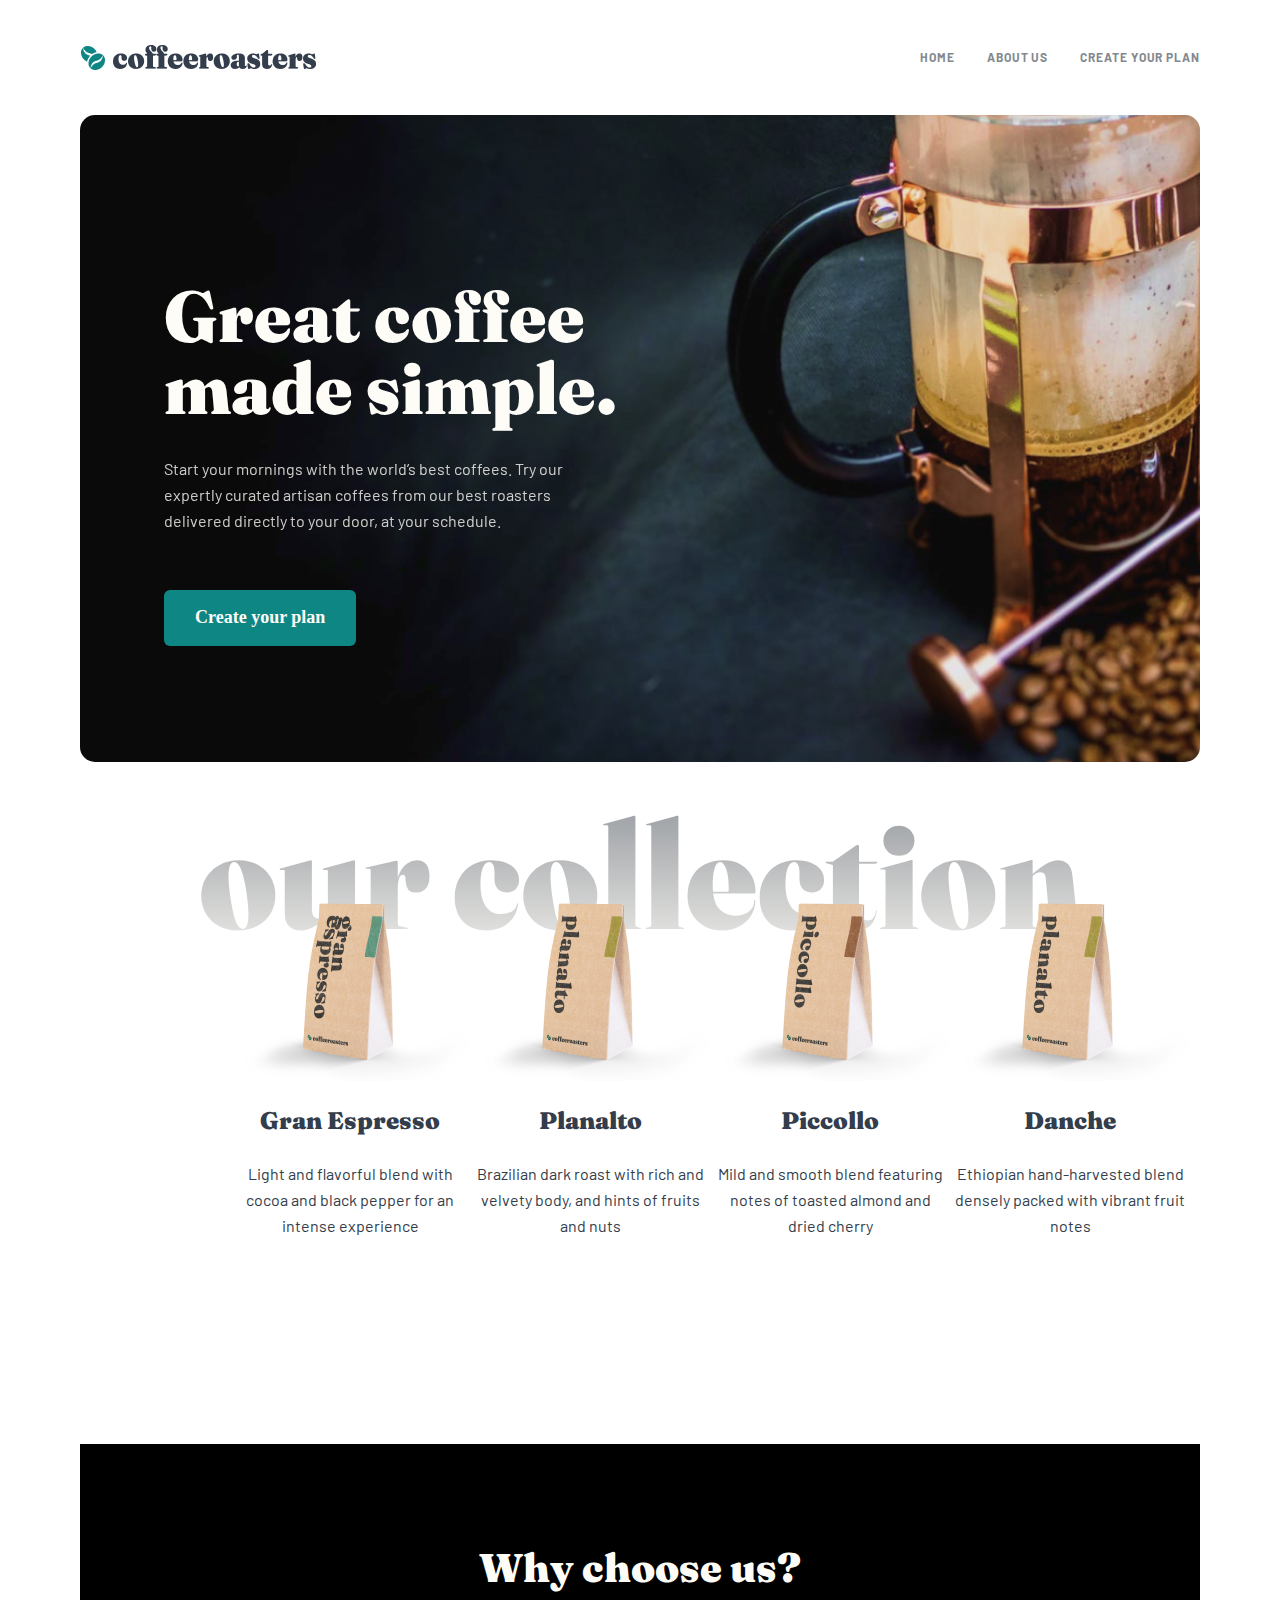
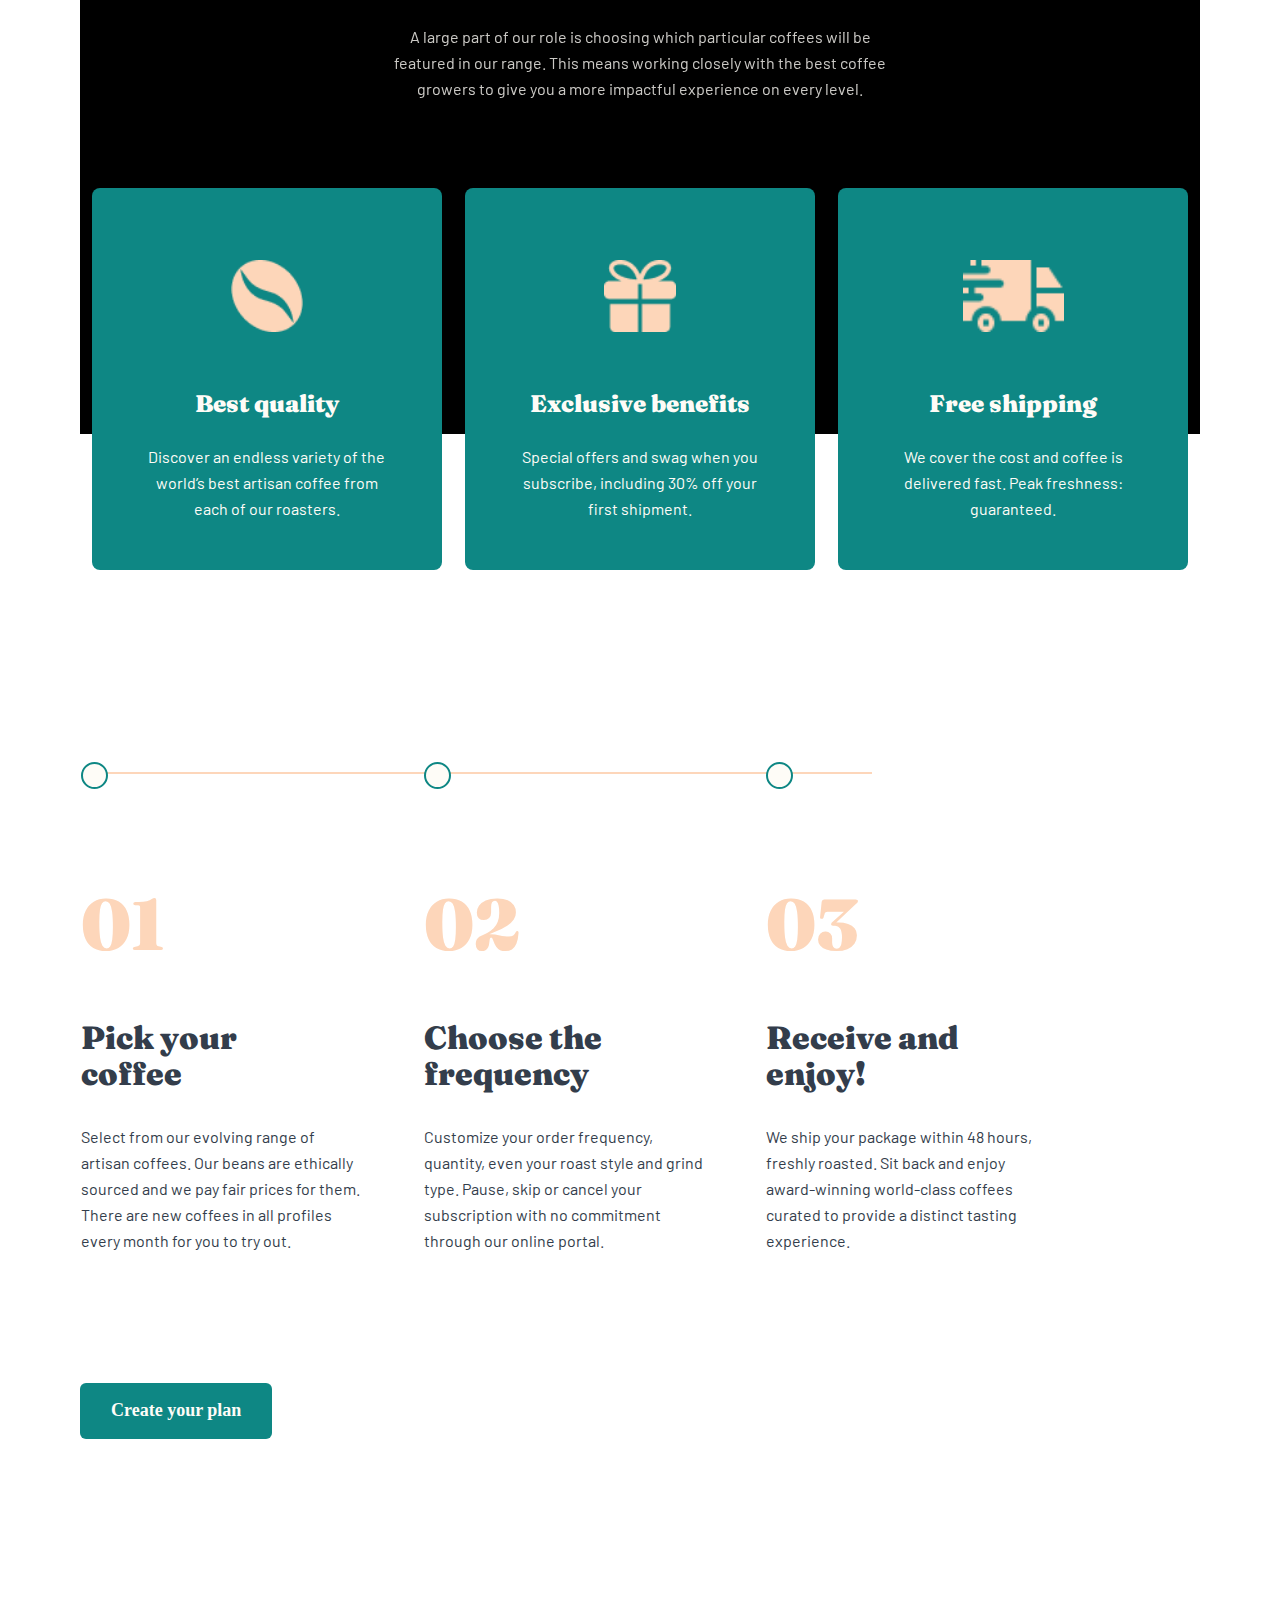
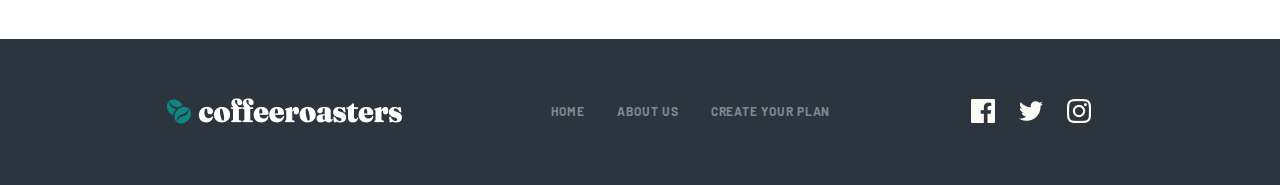
<file: index.html>
<!DOCTYPE html>
<html lang="en">
<head>
    <meta charset="UTF-8">
    <meta http-equiv="X-UA-Compatible" content="IE=edge">
    <meta name="viewport" content="width=device-width, initial-scale=1.0">
    <title>HOME</title>
    <link rel="stylesheet" href="./css/main.css">
</head>
<body>
    <header class="header">
        <div class="container">
            <div class="header__inner">
                <a class="header__inner__logo" href="#"><img src="./images/logo.png" alt="LOGO"></a>
                <ul class="header__inner__list">
                    <li class="header__inner__list__item"><a class="header__inner__list__item__link" href="./index.html">HOME</a></li>
                    <li class="header__inner__list__item"><a class="header__inner__list__item__link" href="./abuot.html">ABOUT US</a></li>
                    <li class="header__inner__list__item"><a class="header__inner__list__item__link" href="./Create.html">Create your plan</a></li>
                </ul>
                <div class="header__inner__menu">
                    <img src="./images/header__mobile.png" alt="rasm">
                </div>
                </div>
            </div>
        </div>
    </header>
    <main>
        <section class="hero">
            <div class="container">
                <div class="hero__inner">
                    <div class="hero__inner__in">
                        <h1 class="hero__inner__h1">Great coffee made simple.</h1>
                        <p class="hero__inner__p">
                        Start your mornings with the world’s best coffees. Try our expertly curated artisan coffees from our best roasters delivered directly to your door, at your schedule.
                        </p>
                        <button class="hero__inner__btn btn" type="submit">Create your plan</button>
                    </div>
                </div>
            </div>
        </section>
        <section class="our">
            <div class="container">
                <div class="our__inner">
                    <h2 class="our__inner__h2">our collection</h2>
                    <ul class="our__inner__list">
                         <li class="our__inner__list__item"><a href="#"></a>
                            <img src="./images/bir.png" alt="rasm" class="our__inner__img">
                            <div class="our__inner__list__div">
                                <h3 class="our__inner__h3">Gran Espresso</h3>
                                <p class="our__inner__p">Light and flavorful blend with cocoa and black pepper for an intense experience</p>
                            </div>
                        </li>
                         <li class="our__inner__list__item"><a href="#"></a>
                            <img src="./images/ikki.png" alt="rasm" class="our__inner__img">
                           <div class="our__inner__list__div">
                                <h3 class="our__inner__h3">Planalto</h3>
                                <p class="our__inner__p">Brazilian dark roast with rich and velvety body, and hints of fruits and nuts</p>
                           </div>
                        </li>
                         <li class="our__inner__list__item"><a href="#"></a>
                            <img src="./images/uch.png" alt="rasm" class="our__inner__img">
                           <div class="our__inner__list__div">
                                <h3 class="our__inner__h3">Piccollo</h3>
                                <p class="our__inner__p">Mild and smooth blend featuring notes of toasted almond and dried cherry</p>
                           </div>
                        </li>
                         <li class="our__inner__list__item"><a href="#"></a>
                            <img src="./images/ikki.png" alt="rasm" class="our__inner__img">
                            <div class="our__inner__list__div">
                                <h3 class="our__inner__h3">Danche</h3>
                                <p class="our__inner__p">Ethiopian hand-harvested blend densely packed with vibrant fruit notes</p>
                            </div>
                        </li>
                    </ul>
                </div>
            </div>
        </section>
        <section class="choose">
            <div class="container">
                <div class="choose__inner">
                    <h2 class="choose__inner__h2">Why choose us?</h2>
                    <p class="choose__inner__p">
                        A large part of our role is choosing which particular coffees will be featured 
                        in our range. This means working closely with the best coffee growers to give 
                        you a more impactful experience on every level.
                    </p>
                    <ul class="choose__inner__list">
                        <li class="choose__inner__list__item">
                            <img src="./images/besh__tablet.png" alt="" class="choose__inner__list__img">
                            <div>
                                <h3 class="choose__inner__list__h3">Best quality</h3>
                                <p class="choose__inner__list__p">Discover an endless variety of the world’s best artisan coffee from each of our roasters.
                                </p>
                            </div>
                        </li>
                        <li class="choose__inner__list__item">
                            <img src="./images/olti__tablet.png" alt="" class="choose__inner__list__img">
                            <div>
                                <h3 class="choose__inner__list__h3">Exclusive benefits</h3>
                                <p class="choose__inner__list__p">
                                Special offers and swag when you subscribe, including 30% off your first shipment.
                                </p> 
                            </div> 
                        </li>
                        <li class="choose__inner__list__item">
                            <img src="./images/yetti__tablet.png" alt="" class="choose__inner__list__img image">
                            <div>
                                <h3 class="choose__inner__list__h3">Free shipping</h3>
                                <p class="choose__inner__list__p">
                                We cover the cost and coffee is delivered fast. Peak freshness: guaranteed.
                                </p>
                            </div>
                        </li>
                    </ul>
                </div>
            </div>
        </section>
        <section class="coffee">
            <div class="container">
                <div class="coffee__inner">
                    <ul class="coffee__inner__list">
                        <li class="coffee__inner__list__item">
                            <h2 class="coffee__inner__list__h2">01</h2>
                            <h3 class="coffee__inner__list__h3">Pick your coffee</h3>
                            <p class="coffee__inner__list__p">Select from our evolving range of artisan coffees. Our beans are ethically sourced and we pay fair prices for them. There are new coffees in all profiles every month for you to try out.
                            </p>
                        </li>
                        <li class="coffee__inner__list__item">
                            <h2 class="coffee__inner__list__h2">02</h2>
                            <h3 class="coffee__inner__list__h3">Choose the frequency</h3>
                            <p class="coffee__inner__list__p">
                                Customize your order frequency, quantity, even your roast style and grind type. Pause, skip or cancel your subscription with no commitment through our online portal.
                            </p>
                        </li>
                        <li class="coffee__inner__list__item">
                            <h2 class="coffee__inner__list__h2">03</h2>
                            <h3 class="coffee__inner__list__h3">Receive and enjoy!</h3>
                            <p class="coffee__inner__list__p">
                                We ship your package within 48 hours, freshly roasted. Sit back and enjoy award-winning world-class coffees curated to provide a distinct tasting experience.
                            </p>
                        </li>
                    </ul>
                </div>
                <button class="coffe__inner__btn btn" type="submit">Create your plan</button>
            </div>
        </section>
    </main>
    <footer class="footer">
        <div class="container">
            <div class="footer__inner">
                <a class="footer__inner__link href="#"><img class="footer__inner__logo" src="./images/footer__logo.png" alt="rasm"></a>
                <ul class="footer__inner__list">
                    <li class="footer__inner__list__item">
                        <a class="footer__inner__list__item__link" href="./index.html">HOME</a>
                    </li>
                    <li class="footer__inner__list__item">
                        <a class="footer__inner__list__item__link" href="./abuot.html">ABOUT US</a>
                    </li>
                    <li class="footer__inner__list__item">
                        <a class="footer__inner__list__item__link" href="./Create.html">Create your plan</a>
                    </li>
                </ul>
                <div class="footer__inner__div">
                    <a class="footer__inner__div__link" href="#"><img src="./images/fecbook.png" alt="fecbook" class="footer__inner__div__img"></a>
                    <a class="footer__inner__div__link" href="#"><img src="./images/twitter.png" alt="twitter" class="footer__inner__div__img"></a>
                    <a class="footer__inner__div__link" href="#"><img src="./images/instagram.png" alt="instagram" class="footer__inner__div__img"></a>
                </div>
                
            </div>
        </div>
    </footer>
</body>
</html>
</file>
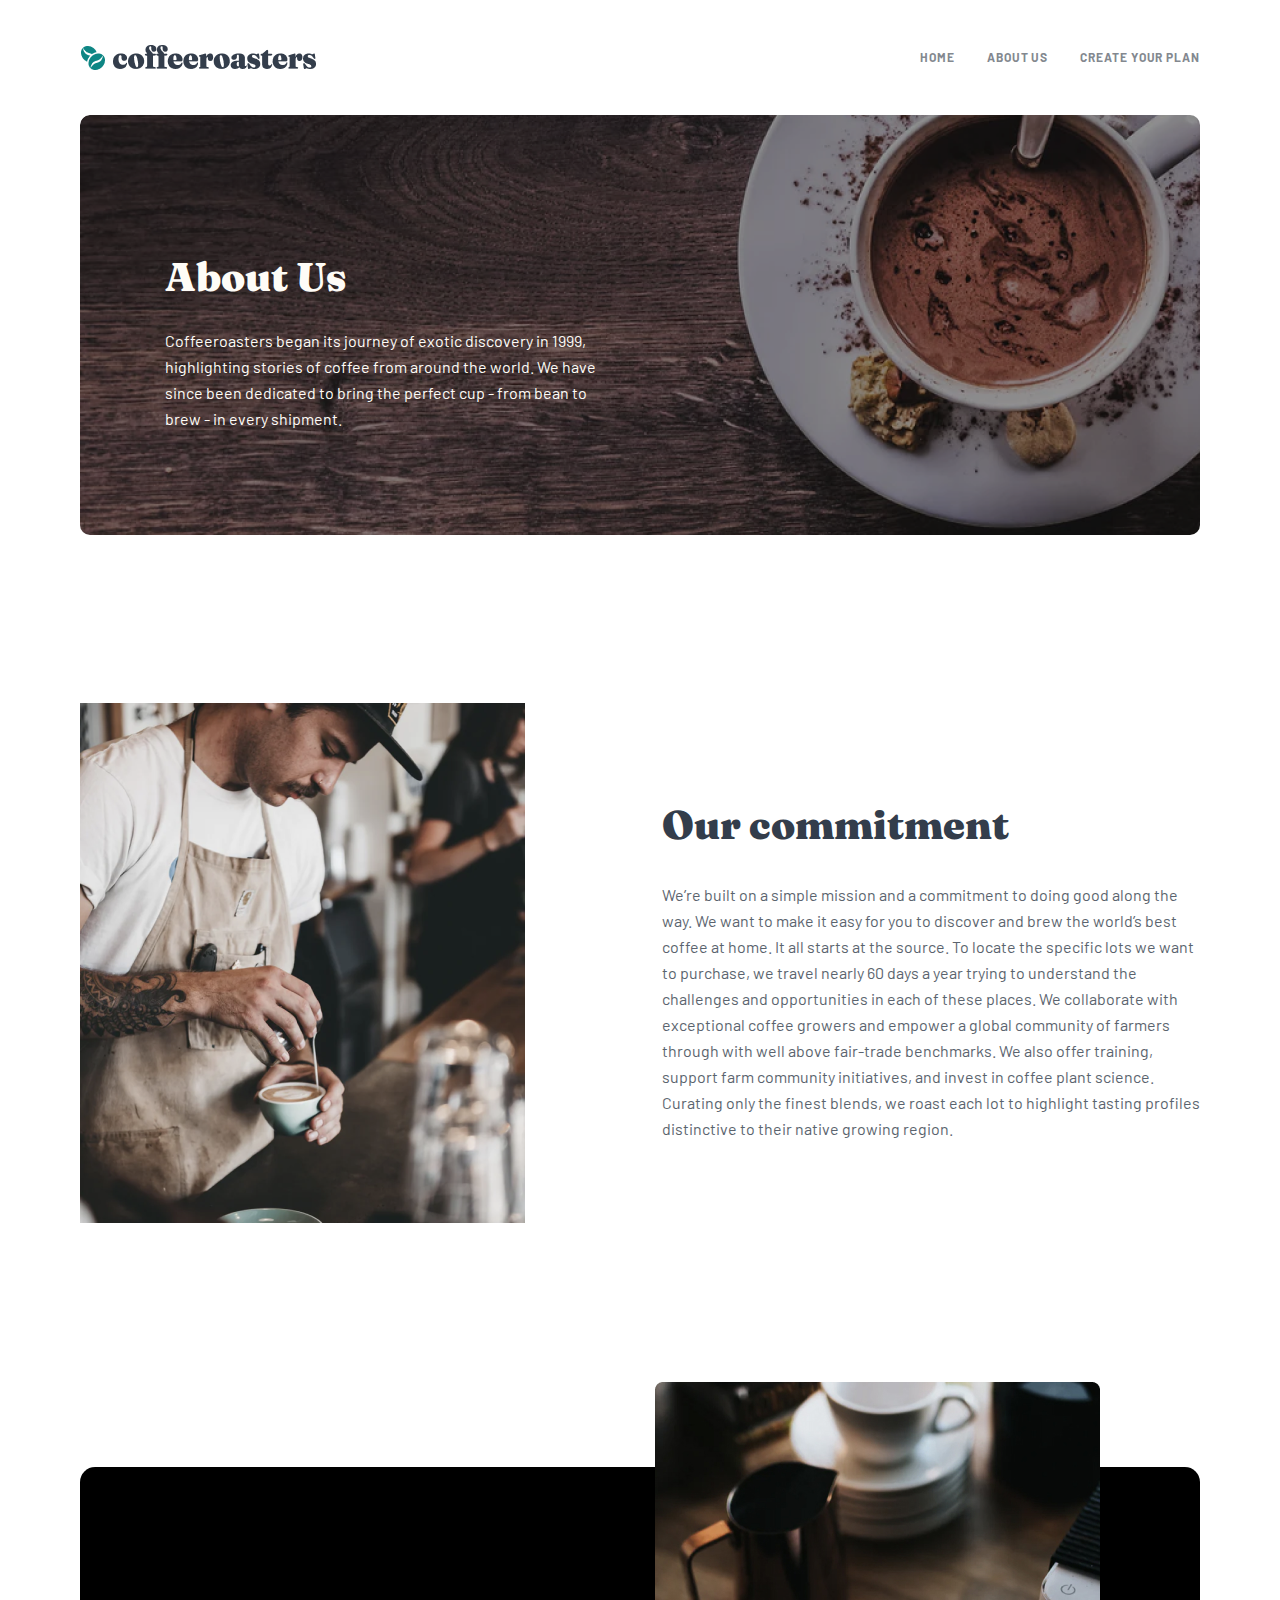
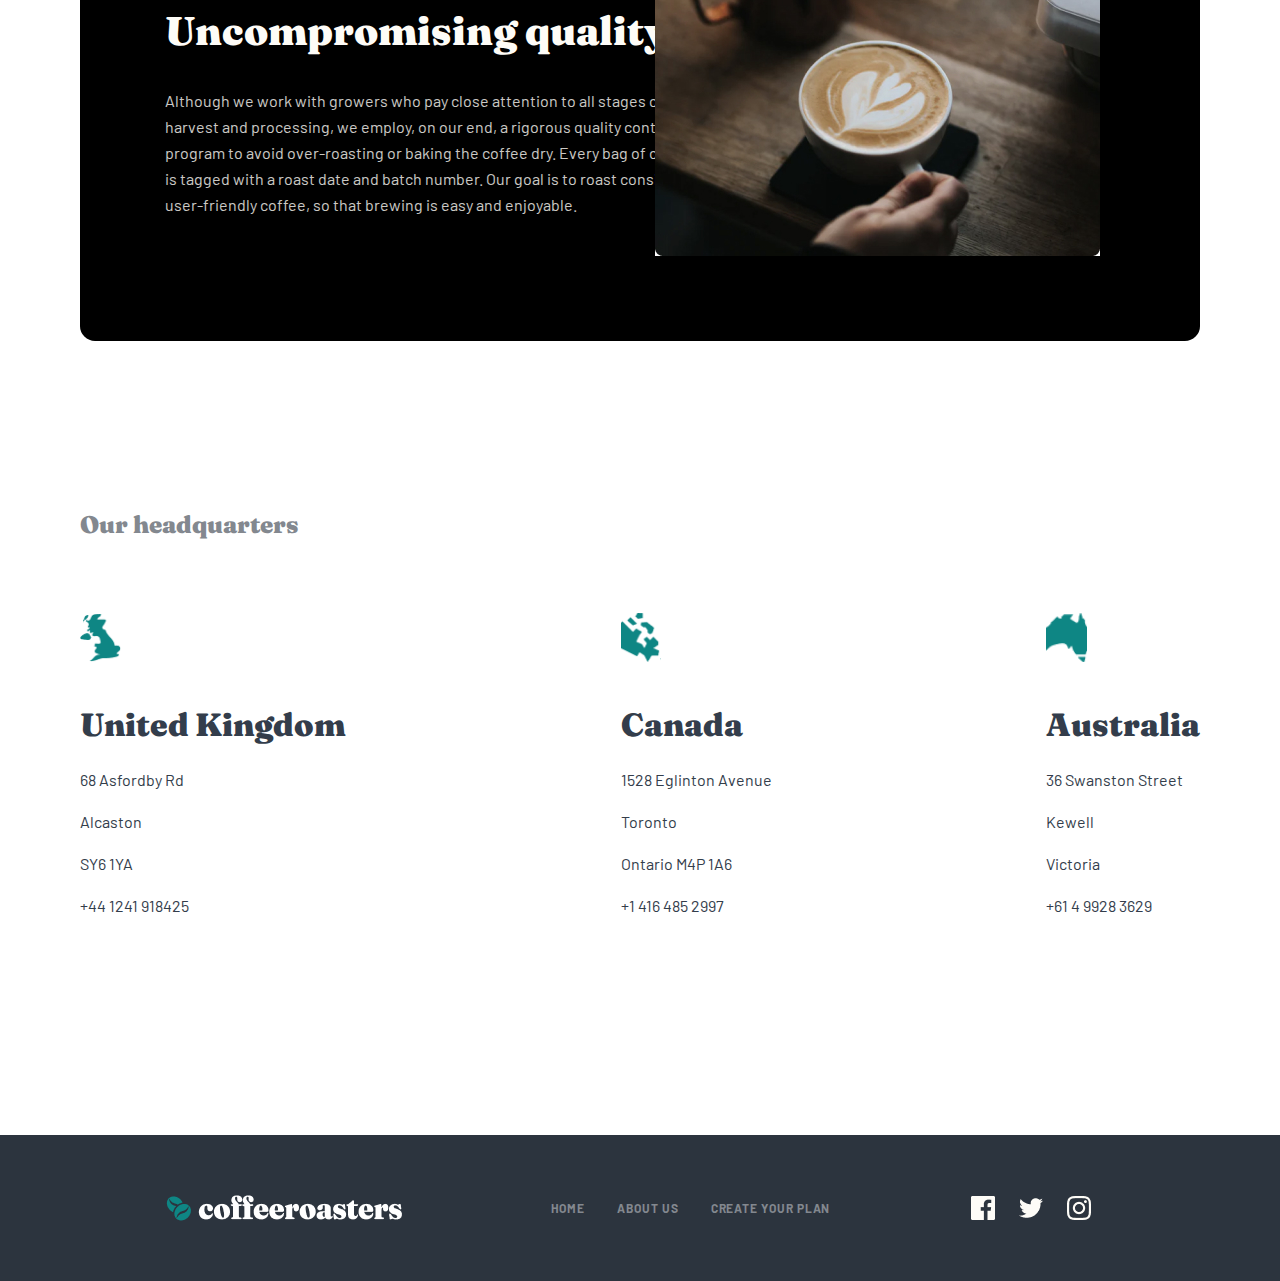
<file: abuot.html>
<!DOCTYPE html>
<html lang="en">
<head>
    <meta charset="UTF-8">
    <meta http-equiv="X-UA-Compatible" content="IE=edge">
    <meta name="viewport" content="width=device-width, initial-scale=1.0">
    <title>ABUOT US</title>
    <link rel="stylesheet" href="./css/main.css">
</head>
<body>
    <header class="header">
        <div class="container">
            <div class="header__inner">
                <a class="header__inner__logo" href="#"><img src="./images/logo.png" alt="LOGO"></a>
                <ul class="header__inner__list">
                    <li class="header__inner__list__item"><a class="header__inner__list__item__link" href="./index.html">HOME</a></li>
                    <li class="header__inner__list__item"><a class="header__inner__list__item__link" href="./abuot.html">ABOUT US</a></li>
                    <li class="header__inner__list__item"><a class="header__inner__list__item__link" href="./Create.html">Create your plan</a></li>
                </ul>
                <div class="header__inner__menu">
                    <img src="./images/header__mobile.png" alt="rasm">
                </div>
                </div>
            </div>
        </div>
    </header>
    <main>
        <section class="abuot">
            <div class="container">
                <div class="abuot__inner">
                    <div class="abuot__inner__in">
                        <h1 class="abuot__inner__h1">About Us</h1>
                        <p class="abuot__inner__p">Coffeeroasters began its journey of exotic discovery in 1999, highlighting stories of coffee from around the world. We have since been dedicated to bring the perfect cup - from bean to brew - in every shipment.
                        </p>
                    </div>
                </div>
            </div>
        </section>
        <section class="commitment">
            <div class="container">
                <div class="commitment__inner">
                    <img class="commitment__inner__jpg" src="./images/our__tablet.png" alt="commitment">
                    <img class="commitment__inner__img" src="./images/commitment.png" alt="commitment">
                    <div class="commitment__inner__div">
                        <h2 class="commitment__inner__h2">Our commitment</h2>
                    <p class="commitment__inner__p">
                        We’re built on a simple mission and a commitment to doing good along the way. We want to make it easy for you to discover and brew the world’s best coffee at home. It all starts at the source. To locate the specific lots we want to purchase, we travel nearly 60 days a year trying to understand the challenges and opportunities in each of these places. We collaborate with exceptional coffee growers and empower a global community of farmers through with well above fair-trade benchmarks. We also offer training, support farm community initiatives, and invest in coffee plant science. Curating only the finest blends, we roast each lot to highlight tasting profiles distinctive to their native growing region.
                    </p>
                    </div>
                </div>
            </div>
        </section>
        <section class="quality">
            <div class="container">
                <div class="quality__inner">
                   <div class="quality__inner__div">
                    <img class="quality__inner__png" src="./images/quality__mobile.png" alt="quality">
                    <h2 class="quality__inner__h2">Uncompromising quality</h2>
                    <p class="quality__inner__p">
                        Although we work with growers who pay close attention to all stages of harvest and processing, we employ, on our end, a rigorous quality control program to avoid over-roasting or baking the coffee dry. Every bag of coffee is tagged with a roast date and batch number. Our goal is to roast consistent, user-friendly coffee, so that brewing is easy and enjoyable.
                    </p>
                   </div>
                   <img class="quality__inner__img" src="./images/quality.jpg" alt="quality">
                   <img class="quality__inner__jpg" src="./images/quality__tablet.png" alt="quality">
                   
                </div>
            </div>
        </section>
        <section class="headquarters">
            <div class="container">
                <div class="headquarters__inner">
                    <h2 class="headquarters__inner__h2">Our headquarters</h2>
                    <ul class="headquarters__inner__list">
                        <li class="headquarters__inner__list__item">
                            <img class="headquarters__inner__list__img" src="./images/headquarters1.png" alt="rasm">
                            <h3 class="headquarters__inner__list__h3">United Kingdom</h3>
                            <p class="headquarters__inner__list__p">68 Asfordby Rd</p>
                            <p class="headquarters__inner__list__p">Alcaston</p>
                            <p class="headquarters__inner__list__p"> SY6 1YA </p>
                            <p class="headquarters__inner__list__p">+44 1241 918425</p>
                            

                        </li>
                        <li class="headquarters__inner__list__item">
                            <img class="headquarters__inner__list__img" src="./images/headquarters2.png" alt="rasm">
                            <h3 class="headquarters__inner__list__h3">Canada</h3>
                            <p class="headquarters__inner__list__p">1528 Eglinton Avenue</p>
                            <p class="headquarters__inner__list__p">Toronto</p>
                            <p class="headquarters__inner__list__p">Ontario M4P 1A6</p>
                            <p class="headquarters__inner__list__p">+1 416 485 2997</p>


                        </li>
                        <li class="headquarters__inner__list__item">
                            <img class="headquarters__inner__list__img" src="./images/headquarters3.png" alt="rasm">
                            <h3 class="headquarters__inner__list__h3">Australia</h3>
                            <p class="headquarters__inner__list__p">36 Swanston Street</p>
                            <p class="headquarters__inner__list__p">Kewell</p>
                            <p class="headquarters__inner__list__p">Victoria</p>
                            <p class="headquarters__inner__list__p">+61 4 9928 3629</p>


                        </li>
                    </ul>
                </div>
            </div>
        </section>
    </main>
    <footer class="footer">
        <div class="container">
            <div class="footer__inner">
                <a class="footer__inner__link href="#"><img class="footer__inner__logo" src="./images/footer__logo.png" alt="rasm"></a>
                <ul class="footer__inner__list">
                    <li class="footer__inner__list__item">
                        <a class="footer__inner__list__item__link" href="./index.html">HOME</a>
                    </li>
                    <li class="footer__inner__list__item">
                        <a class="footer__inner__list__item__link" href="./abuot.html">ABOUT US</a>
                    </li>
                    <li class="footer__inner__list__item">
                        <a class="footer__inner__list__item__link" href="./Create.html">Create your plan</a>
                    </li>
                </ul>
                <div class="footer__inner__div">
                    <a class="footer__inner__div__link" href="#"><img src="./images/fecbook.png" alt="fecbook" class="footer__inner__div__img"></a>
                    <a class="footer__inner__div__link" href="#"><img src="./images/twitter.png" alt="twitter" class="footer__inner__div__img"></a>
                    <a class="footer__inner__div__link" href="#"><img src="./images/instagram.png" alt="instagram" class="footer__inner__div__img"></a>
                </div>
            </div>
        </div>
    </footer>
</body>
</html>
</file>
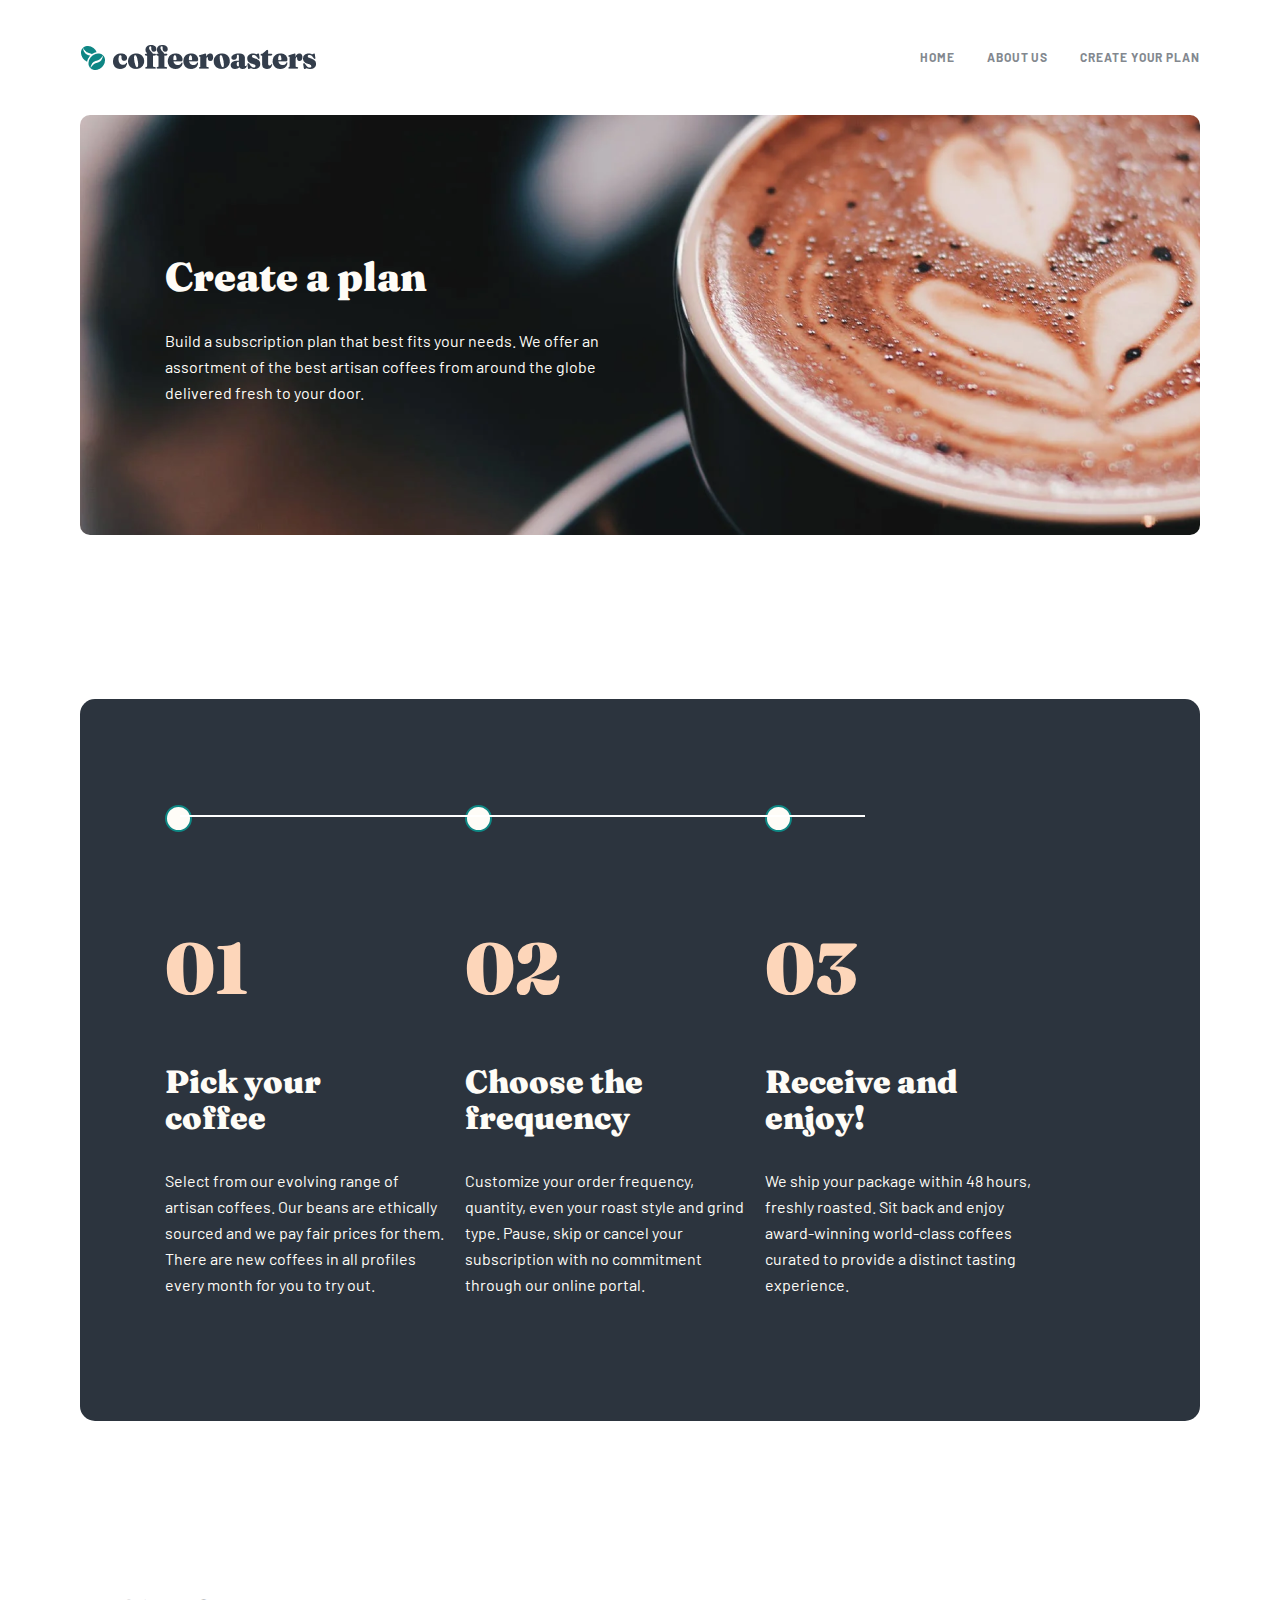
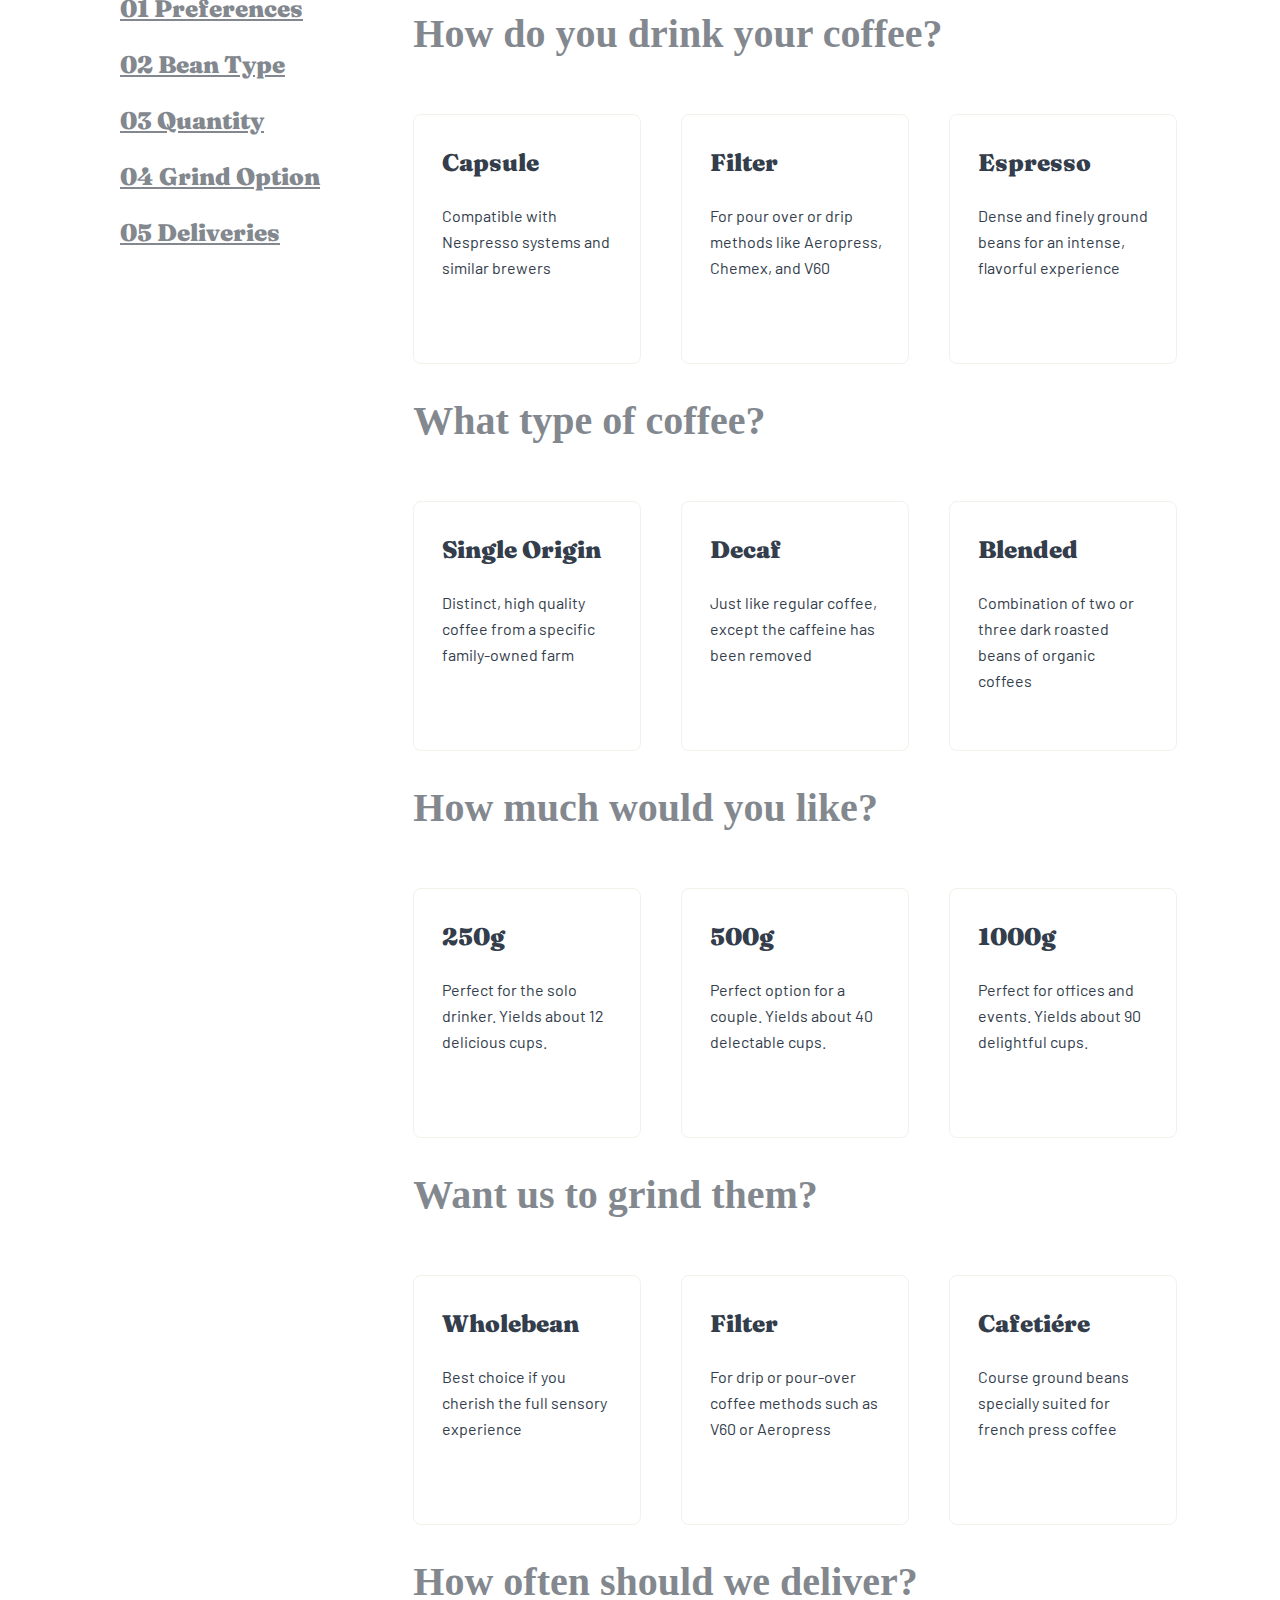
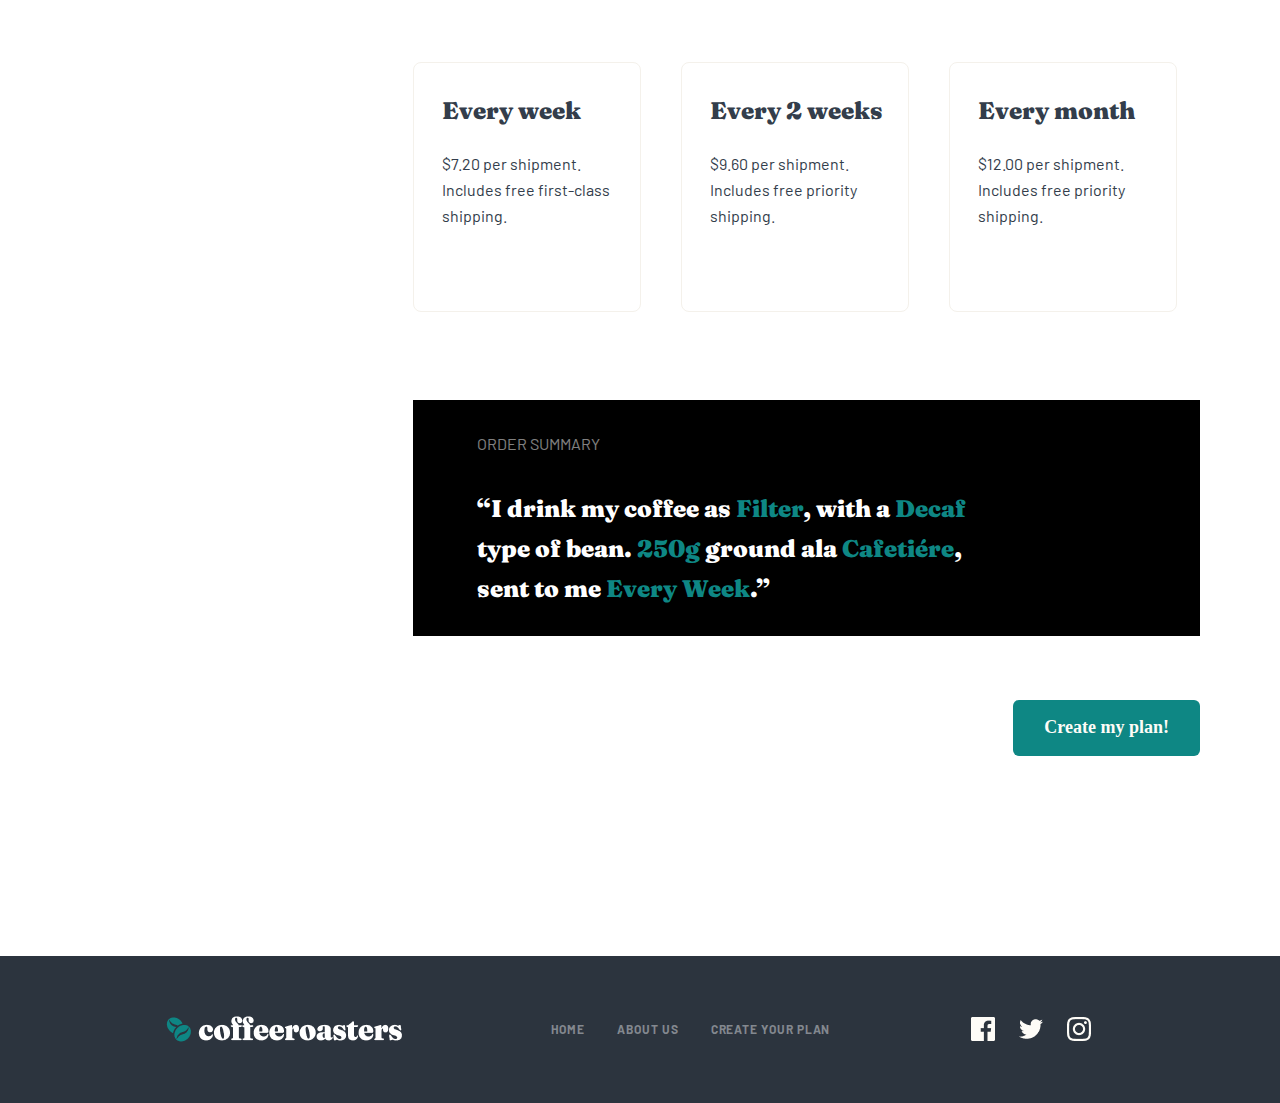
<file: Create.html>
<!DOCTYPE html>
<html lang="en">
<head>
    <meta charset="UTF-8">
    <meta http-equiv="X-UA-Compatible" content="IE=edge">
    <meta name="viewport" content="width=device-width, initial-scale=1.0">
    <title>Create your plan</title>
    <link rel="stylesheet" href="./css/main.css">
</head>
<body>
    <header class="header">
        <div class="container">
            <div class="header__inner">
                <a class="header__inner__logo" href="#"><img src="./images/logo.png" alt="LOGO"></a>
                <ul class="header__inner__list">
                    <li class="header__inner__list__item"><a class="header__inner__list__item__link" href="./index.html">HOME</a></li>
                    <li class="header__inner__list__item"><a class="header__inner__list__item__link" href="./abuot.html">ABOUT US</a></li>
                    <li class="header__inner__list__item"><a class="header__inner__list__item__link" href="./Create.html">Create your plan</a></li>
                </ul>
                <div class="header__inner__menu">
                    <img src="./images/header__mobile.png" alt="rasm">
                </div>
                </div>
            </div>
        </div>
    </header>
    <main>
        <section class="create">
            <div class="container">
                <div class="create__inner">
                    <div class="create__inner__in">
                        <h1 class="create__inner__h1">Create a plan</h1>
                        <p class="create__inner__p">
                        Build a subscription plan that best fits your needs. We offer an assortment of the best artisan coffees from around the globe delivered fresh to your door.
                        </p>
                    </div>
                </div>
            </div>
        </section>
         <section class="enjoy ">
            <div class="container ">
                    <div class="enjoy__inner__div bg-dark">
                        <ul class="enjoy__inner__list">
                            <li class="enjoy__inner__list__item">
                                <h2 class="enjoy__inner__list__h2">01</h2>
                                <h3 class="enjoy__inner__list__h3">Pick your coffee</h3>
                                <p class="enjoy__inner__list__p">Select from our evolving range of artisan coffees. Our beans are ethically sourced and we pay fair prices for them. There are new coffees in all profiles every month for you to try out.
                                </p>
                            </li>
                            <li class="enjoy__inner__list__item">
                                <h2 class="enjoy__inner__list__h2">02</h2>
                                <h3 class="enjoy__inner__list__h3">Choose the frequency</h3>
                                <p class="enjoy__inner__list__p">
                                    Customize your order frequency, quantity, even your roast style and grind type. Pause, skip or cancel your subscription with no commitment through our online portal.
                                </p>
                            </li>
                            <li class="enjoy__inner__list__item">
                                <h2 class="enjoy__inner__list__h2">03</h2>
                                <h3 class="enjoy__inner__list__h3">Receive and enjoy!</h3>
                                <p class="enjoy__inner__list__p">
                                    We ship your package within 48 hours, freshly roasted. Sit back and enjoy award-winning world-class coffees curated to provide a distinct tasting experience.
                                </p>
                            </li>
                        </ul>
                    </div>
                </div>
            </div>
        </section>
        <section class="drink">
            <div class="container">
                <div class="drink__inner">
                    <ul class="drink__inner__list">
                        <li class="drink__inner__list__item"><a class="drink__inner__list__item__link" href="#"><span class="drink__inner__list__span">01</span> <span class="drink__inner__list__span3">Preferences</span></a></li>
                        
                        <li class="drink__inner__list__item"><a class="drink__inner__list__item__link" href="#"><span class="drink__inner__list__span">02</span> <span class="drink__inner__list__span3">Bean Type</span></a></li>
                        
                        <li class="drink__inner__list__item"><a class="drink__inner__list__item__link" href="#"><span class="drink__inner__list__span">03</span> <span class="drink__inner__list__span3">Quantity</span></a></li>
                        
                        <li class="drink__inner__list__item"><a class="drink__inner__list__item__link" href="#"><span class="drink__inner__list__span">04</span> <span class="drink__inner__list__span3">Grind Option</span></a></li>
                        
                        <li class="drink__inner__list__item"><a class="drink__inner__list__item__link" href="#"><span class="drink__inner__list__span">05</span> <span class="drink__inner__list__span3">Deliveries</span></a></li>
                    </ul>
                    <div class="drink__inner__div">
                        <h2 class="drink__inner__h2">How do you drink your coffee?</h2>
                    <ul class="drink__inner__lists">
                        <li class="drink__inner__lists__items">
                            <h3 class="drink__inner__lists__items__h3">Capsule</h3>
                            <p class="drink__inner__lists__items__p">Compatible with Nespresso systems and similar brewers</p>
                        </li>
                        <li class="drink__inner__lists__items">
                            <h3 class="drink__inner__lists__items__h3">Filter</h3>
                            <p class="drink__inner__lists__items__p">For pour over or drip methods like Aeropress, Chemex, and V60</p>
                        </li>
                        <li class="drink__inner__lists__items">
                            <h3 class="drink__inner__lists__items__h3">Espresso</h3>
                            <p class="drink__inner__lists__items__p">Dense and finely ground beans for an intense, flavorful experience</p>
                        </li>
                    </ul>

                    <h2 class="drink__inner__h2">What type of coffee?</h2>
                    <ul class="drink__inner__lists">
                        <li class="drink__inner__lists__items">
                            <h3 class="drink__inner__lists__items__h3">Single Origin</h3>
                            <p class="drink__inner__lists__items__p">Distinct, high quality coffee from a specific family-owned farm</p>
                        </li>
                        <li class="drink__inner__lists__items">
                            <h3 class="drink__inner__lists__items__h3">Decaf</h3>
                            <p class="drink__inner__lists__items__p">Just like regular coffee, except the caffeine has been removed</p>
                        </li>
                        <li class="drink__inner__lists__items">
                            <h3 class="drink__inner__lists__items__h3">Blended</h3>
                            <p class="drink__inner__lists__items__p">Combination of two or three dark roasted beans of organic coffees</p>
                        </li>
                    </ul>

                    <h2 class="drink__inner__h2">How much would you like?</h2>
                    <ul class="drink__inner__lists">
                        <li class="drink__inner__lists__items">
                            <h3 class="drink__inner__lists__items__h3">250g</h3>
                            <p class="drink__inner__lists__items__p">Perfect for the solo drinker. Yields about 12 delicious cups.</p>
                        </li>
                        <li class="drink__inner__lists__items">
                            <h3 class="drink__inner__lists__items__h3">500g</h3>
                            <p class="drink__inner__lists__items__p">Perfect option for a couple. Yields about 40 delectable cups.</p>
                        </li>
                        <li class="drink__inner__lists__items">
                            <h3 class="drink__inner__lists__items__h3">1000g</h3>
                            <p class="drink__inner__lists__items__p">Perfect for offices and events. Yields about 90 delightful cups.</p>
                        </li>
                    </ul>

                    <h2 class="drink__inner__h2">Want us to grind them?</h2>
                    <ul class="drink__inner__lists">
                        <li class="drink__inner__lists__items">
                            <h3 class="drink__inner__lists__items__h3">Wholebean</h3>
                            <p class="drink__inner__lists__items__p">Best choice if you cherish the full sensory experience</p>
                        </li>
                        <li class="drink__inner__lists__items">
                            <h3 class="drink__inner__lists__items__h3">Filter</h3>
                            <p class="drink__inner__lists__items__p">For drip or pour-over coffee methods such as V60 or Aeropress</p>
                        </li>
                        <li class="drink__inner__lists__items">
                            <h3 class="drink__inner__lists__items__h3">Cafetiére</h3>
                            <p class="drink__inner__lists__items__p">Course ground beans specially suited for french press coffee</p>
                        </li>
                    </ul>

                    <h2 class="drink__inner__h2">How often should we deliver?</h2>
                    <ul class="drink__inner__lists">
                        <li class="drink__inner__lists__items">
                            <h3 class="drink__inner__lists__items__h3">Every week</h3>
                            <p class="drink__inner__lists__items__p">$7.20 per shipment. Includes free first-class shipping.</p>
                        </li>
                        <li class="drink__inner__lists__items">
                            <h3 class="drink__inner__lists__items__h3">Every 2 weeks</h3>
                            <p class="drink__inner__lists__items__p">$9.60 per shipment. Includes free priority shipping.</p>
                        </li>
                        <li class="drink__inner__lists__items">
                            <h3 class="drink__inner__lists__items__h3">Every month</h3>
                            <p class="drink__inner__lists__items__p">$12.00 per shipment. Includes free priority shipping.</p>
                        </li>
                    </ul>
                    <div class="bg">
                        <h3 class="drink__inner__h3">Order Summary</h3>
                        <p class="drink__inner__p">“I drink my coffee as <span class="order">Filter</span>, with a <span class="order">Decaf</span> type of bean. <span class="order">250g</span> ground ala <span class="order">Cafetiére</span>, sent to me <span class="order">Every Week</span>.”</p>
                    
                    </div>
                    <button class="drink__inner__btn btn" type="submit">Create my plan!</button>
                    </div>
                </div>
            </div>
        </section>
    </main>
    <footer class="footer">
        <div class="container">
            <div class="footer__inner">
                <a class="footer__inner__link href="#"><img class="footer__inner__logo" src="./images/footer__logo.png" alt="rasm"></a>
                <ul class="footer__inner__list">
                    <li class="footer__inner__list__item">
                        <a class="footer__inner__list__item__link" href="./index.html">HOME</a>
                    </li>
                    <li class="footer__inner__list__item">
                        <a class="footer__inner__list__item__link" href="./abuot.html">ABOUT US</a>
                    </li>
                    <li class="footer__inner__list__item">
                        <a class="footer__inner__list__item__link" href="./Create.html">Create your plan</a>
                    </li>
                </ul>
                <div class="footer__inner__div">
                    <a class="footer__inner__div__link" href="#"><img src="./images/fecbook.png" alt="fecbook" class="footer__inner__div__img"></a>
                    <a class="footer__inner__div__link" href="#"><img src="./images/twitter.png" alt="twitter" class="footer__inner__div__img"></a>
                    <a class="footer__inner__div__link" href="#"><img src="./images/instagram.png" alt="instagram" class="footer__inner__div__img"></a>
                </div>
            </div>
        </div>
    </footer>
</body>
</html>
</file>
<file: css/main.css>
@import url("https://fonts.googleapis.com/css2?family=Barlow:ital,wght@0,400;0,700;1,400;1,700&display=swap");
@import url("https://fonts.googleapis.com/css2?family=Fraunces:ital,opsz,wght@0,9..144,900;1,9..144,900&display=swap");
html {
  line-height: 1.15; /* 1 */
  -webkit-text-size-adjust: 100%; /* 2 */
}

/* Sections
   ========================================================================== */
/**
 * Remove the margin in all browsers.
 */
body {
  margin: 0;
}

/**
 * Render the `main` element consistently in IE.
 */
main {
  display: block;
}

/**
 * Correct the font size and margin on `h1` elements within `section` and
 * `article` contexts in Chrome, Firefox, and Safari.
 */
h1 {
  font-size: 2em;
  margin: 0.67em 0;
}

/* Grouping content
   ========================================================================== */
/**
 * 1. Add the correct box sizing in Firefox.
 * 2. Show the overflow in Edge and IE.
 */
hr {
  box-sizing: content-box; /* 1 */
  height: 0; /* 1 */
  overflow: visible; /* 2 */
}

/**
 * 1. Correct the inheritance and scaling of font size in all browsers.
 * 2. Correct the odd `em` font sizing in all browsers.
 */
pre {
  font-family: monospace, monospace; /* 1 */
  font-size: 1em; /* 2 */
}

/* Text-level semantics
   ========================================================================== */
/**
 * Remove the gray background on active links in IE 10.
 */
a {
  background-color: transparent;
}

/**
 * 1. Remove the bottom border in Chrome 57-
 * 2. Add the correct text decoration in Chrome, Edge, IE, Opera, and Safari.
 */
abbr[title] {
  border-bottom: none; /* 1 */
  text-decoration: underline; /* 2 */
  -webkit-text-decoration: underline dotted;
          text-decoration: underline dotted; /* 2 */
}

/**
 * Add the correct font weight in Chrome, Edge, and Safari.
 */
b,
strong {
  font-weight: bolder;
}

/**
 * 1. Correct the inheritance and scaling of font size in all browsers.
 * 2. Correct the odd `em` font sizing in all browsers.
 */
code,
kbd,
samp {
  font-family: monospace, monospace; /* 1 */
  font-size: 1em; /* 2 */
}

/**
 * Add the correct font size in all browsers.
 */
small {
  font-size: 80%;
}

/**
 * Prevent `sub` and `sup` elements from affecting the line height in
 * all browsers.
 */
sub,
sup {
  font-size: 75%;
  line-height: 0;
  position: relative;
  vertical-align: baseline;
}

sub {
  bottom: -0.25em;
}

sup {
  top: -0.5em;
}

/* Embedded content
   ========================================================================== */
/**
 * Remove the border on images inside links in IE 10.
 */
img {
  border-style: none;
}

/* Forms
   ========================================================================== */
/**
 * 1. Change the font styles in all browsers.
 * 2. Remove the margin in Firefox and Safari.
 */
button,
input,
optgroup,
select,
textarea {
  font-family: inherit; /* 1 */
  font-size: 100%; /* 1 */
  line-height: 1.15; /* 1 */
  margin: 0; /* 2 */
}

/**
 * Show the overflow in IE.
 * 1. Show the overflow in Edge.
 */
button,
input { /* 1 */
  overflow: visible;
}

/**
 * Remove the inheritance of text transform in Edge, Firefox, and IE.
 * 1. Remove the inheritance of text transform in Firefox.
 */
button,
select { /* 1 */
  text-transform: none;
}

/**
 * Correct the inability to style clickable types in iOS and Safari.
 */
button,
[type=button],
[type=reset],
[type=submit] {
  -webkit-appearance: button;
}

/**
 * Remove the inner border and padding in Firefox.
 */
button::-moz-focus-inner,
[type=button]::-moz-focus-inner,
[type=reset]::-moz-focus-inner,
[type=submit]::-moz-focus-inner {
  border-style: none;
  padding: 0;
}

/**
 * Restore the focus styles unset by the previous rule.
 */
button:-moz-focusring,
[type=button]:-moz-focusring,
[type=reset]:-moz-focusring,
[type=submit]:-moz-focusring {
  outline: 1px dotted ButtonText;
}

/**
 * Correct the padding in Firefox.
 */
fieldset {
  padding: 0.35em 0.75em 0.625em;
}

/**
 * 1. Correct the text wrapping in Edge and IE.
 * 2. Correct the color inheritance from `fieldset` elements in IE.
 * 3. Remove the padding so developers are not caught out when they zero out
 *    `fieldset` elements in all browsers.
 */
legend {
  box-sizing: border-box; /* 1 */
  color: inherit; /* 2 */
  display: table; /* 1 */
  max-width: 100%; /* 1 */
  padding: 0; /* 3 */
  white-space: normal; /* 1 */
}

/**
 * Add the correct vertical alignment in Chrome, Firefox, and Opera.
 */
progress {
  vertical-align: baseline;
}

/**
 * Remove the default vertical scrollbar in IE 10+.
 */
textarea {
  overflow: auto;
}

/**
 * 1. Add the correct box sizing in IE 10.
 * 2. Remove the padding in IE 10.
 */
[type=checkbox],
[type=radio] {
  box-sizing: border-box; /* 1 */
  padding: 0; /* 2 */
}

/**
 * Correct the cursor style of increment and decrement buttons in Chrome.
 */
[type=number]::-webkit-inner-spin-button,
[type=number]::-webkit-outer-spin-button {
  height: auto;
}

/**
 * 1. Correct the odd appearance in Chrome and Safari.
 * 2. Correct the outline style in Safari.
 */
[type=search] {
  -webkit-appearance: textfield; /* 1 */
  outline-offset: -2px; /* 2 */
}

/**
 * Remove the inner padding in Chrome and Safari on macOS.
 */
[type=search]::-webkit-search-decoration {
  -webkit-appearance: none;
}

/**
 * 1. Correct the inability to style clickable types in iOS and Safari.
 * 2. Change font properties to `inherit` in Safari.
 */
::-webkit-file-upload-button {
  -webkit-appearance: button; /* 1 */
  font: inherit; /* 2 */
}

/* Interactive
   ========================================================================== */
/*
 * Add the correct display in Edge, IE 10+, and Firefox.
 */
details {
  display: block;
}

/*
 * Add the correct display in all browsers.
 */
summary {
  display: list-item;
}

/* Misc
   ========================================================================== */
/**
 * Add the correct display in IE 10+.
 */
template {
  display: none;
}

/**
 * Add the correct display in IE 10.
 */
[hidden] {
  display: none;
}

html {
  height: 100%;
  box-sizing: border-box;
}

*,
*::before,
*::after {
  box-sizing: inherit;
  scroll-behavior: smooth;
}

body {
  height: 100%;
  display: flex;
  flex-direction: column;
  font-family: "Arial", "sans-serif";
  margin: 0;
  padding: 0;
}

img {
  max-width: 100%;
  height: auto;
  vertical-align: middle;
  -o-object-fit: cover;
     object-fit: cover;
}

.main {
  flex-grow: 1;
}

.btn {
  background-color: #0E8784;
  padding-top: 15px;
  padding-bottom: 16px;
  padding-left: 31px;
  padding-right: 31px;
  border-radius: 6px;
  font-family: "Fraunces 9pt";
  font-style: normal;
  font-weight: 900;
  font-size: 18px;
  line-height: 25px;
  text-align: center;
  color: #FEFCF7;
  border: 0px;
}

.btn:hover {
  background: #66D2CF;
  border-radius: 6px;
  font-family: "Fraunces 9pt";
  font-style: normal;
  font-weight: 900;
  font-size: 18px;
  line-height: 25px;
  text-align: center;
  color: #FEFCF7;
}

.bg {
  background-color: #000;
  margin-top: 88px;
}

.order {
  color: #0E8784;
}

.bg-dark {
  background-color: #2C343E;
  width: 100%;
  border-radius: 15px;
  opacity: 1;
  margin-top: 164px;
  padding-left: 85px;
  padding-top: 91px;
  padding-bottom: 107px;
}

.container {
  max-width: 1440px;
  padding: 0 80px;
  margin: 0 auto;
}

@media only screen and (max-width: 786px) {
  .container {
    max-width: 768px;
    padding: 0 39px;
    margin: 0 auto;
  }
}
@media only screen and (max-width: 375px) {
  .container {
    max-width: 375px;
    padding: 0 24px;
    margin: 0 auto;
  }
}
.visually-hidden {
  position: absolute;
  width: 1px;
  height: 1px;
  margin: -1px;
  padding: 0;
  overflow: hidden;
  border: 0;
  clip: rect(0 0 0 0);
}

.header__inner {
  display: flex;
  justify-content: space-between;
  align-items: center;
  padding-top: 44px;
  padding-bottom: 44px;
}
.header__inner__menu {
  display: none;
}
.header__inner__logo {
  display: block;
}
.header__inner__list {
  padding: 0;
  margin: 0;
  display: flex;
  justify-content: space-between;
  align-items: center;
}
.header__inner__list__item {
  margin-left: 32px;
  list-style: none;
}
.header__inner__list__item__link {
  text-decoration: none;
  font-family: "Barlow";
  font-style: normal;
  font-weight: 700;
  font-size: 12px;
  line-height: 15px;
  letter-spacing: 0.923077px;
  text-transform: uppercase;
  color: #83888F;
}
.header__inner__list__item__link:hover {
  font-family: "Barlow";
  font-style: normal;
  font-weight: 700;
  font-size: 12px;
  line-height: 15px;
  letter-spacing: 0.923077px;
  text-transform: uppercase;
  color: #333D4B;
}

@media only screen and (max-width: 768px) {
  .header__inner {
    display: flex;
    justify-content: space-between;
    align-items: center;
    padding-top: 44px;
    padding-bottom: 44px;
  }
  .header__inner__logo {
    display: block;
  }
  .header__inner__list {
    padding: 0;
    margin: 0;
    display: flex;
    justify-content: space-between;
    align-items: center;
  }
  .header__inner__list__item {
    margin-left: 32px;
    list-style: none;
  }
  .header__inner__list__item__link {
    text-decoration: none;
    font-family: "Barlow";
    font-style: normal;
    font-weight: 700;
    font-size: 12px;
    line-height: 15px;
    letter-spacing: 0.923077px;
    text-transform: uppercase;
    color: #83888F;
  }
  .header__inner__list__item__link:hover {
    font-family: "Barlow";
    font-style: normal;
    font-weight: 700;
    font-size: 12px;
    line-height: 15px;
    letter-spacing: 0.923077px;
    text-transform: uppercase;
    color: #333D4B;
  }
}
@media only screen and (max-width: 375px) {
  .header__inner {
    display: flex;
    justify-content: space-between;
    align-items: center;
    padding-top: 44px;
    padding-bottom: 44px;
    padding-left: 24px;
    padding-right: 24px;
    width: 100%;
  }
  .header__inner__menu {
    display: block;
  }
  .header__inner__logo {
    display: block;
    width: 140.21px;
    height: 16.62px;
  }
  .header__inner__list {
    padding: 0;
    margin: 0;
    display: flex;
    justify-content: space-between;
    align-items: center;
  }
  .header__inner__list__item {
    display: none;
    margin-left: 32px;
    list-style: none;
  }
  .header__inner__list__item__link {
    text-decoration: none;
    font-family: "Barlow";
    font-style: normal;
    font-weight: 700;
    font-size: 12px;
    line-height: 15px;
    letter-spacing: 0.923077px;
    text-transform: uppercase;
    color: #83888F;
  }
  .header__inner__list__item__link:hover {
    font-family: "Barlow";
    font-style: normal;
    font-weight: 700;
    font-size: 12px;
    line-height: 15px;
    letter-spacing: 0.923077px;
    text-transform: uppercase;
    color: #333D4B;
  }
}
.hero__inner {
  padding-top: 1px;
  background-image: url(../../images/Bitmap.jpg);
  background-repeat: no-repeat;
  background-size: cover;
  background-clip: border-box;
  border-radius: 15px;
  margin: 0;
  padding: 0;
}
.hero__inner__in {
  padding-top: 117px;
  padding-left: 84px;
  padding-bottom: 116px;
}
.hero__inner__h1 {
  font-family: "Fraunces";
  font-style: normal;
  font-weight: 900;
  font-size: 72px;
  line-height: 72px;
  color: #FEFCF7;
  width: 493px;
  margin-bottom: 32px;
}
.hero__inner__p {
  font-family: "Barlow";
  font-style: normal;
  font-weight: 400;
  font-size: 16px;
  line-height: 26px;
  color: #FEFCF7;
  mix-blend-mode: normal;
  opacity: 0.8;
  width: 400px;
  margin-bottom: 56px;
}

.our__inner {
  width: 100%;
}
.our__inner__list {
  display: flex;
  justify-content: space-between;
  align-items: center;
  list-style: none;
  width: 100%;
  margin: 0;
  padding: 0;
  margin-bottom: 188.45px;
  padding: 0 150px;
  margin-top: 256px;
}
.our__inner__list__item {
  display: block;
}
.our__inner__h2 {
  width: 100%;
  background-color: #83888F;
  font-family: "Fraunces";
  font-style: normal;
  font-weight: 900;
  font-size: 150px;
  line-height: 1.5;
  text-align: center;
  color: transparent;
  -webkit-background-clip: text;
  background-image: linear-gradient(180deg, rgba(254, 252, 247, 0.0001) 0%, #fefcf7 100%);
  margin: 0;
  padding: 0;
  z-index: -1;
  margin-bottom: -355px;
}
.our__inner__img {
  width: 255px;
  height: 193px;
  display: block;
}
.our__inner__h3 {
  font-family: "Fraunces";
  font-style: normal;
  font-weight: 900;
  font-size: 24px;
  line-height: 32px;
  text-align: center;
  color: #333D4B;
}
.our__inner__p {
  font-family: "Barlow";
  font-style: normal;
  font-weight: 400;
  font-size: 16px;
  line-height: 26px;
  text-align: center;
  color: #333D4B;
  width: 240px;
}

.choose__inner {
  background-color: #000;
  text-align: center;
  width: 100%;
  height: 590px;
}
.choose__inner__h2 {
  font-family: "Fraunces";
  font-style: normal;
  font-weight: 900;
  font-size: 40px;
  line-height: 48px;
  text-align: center;
  color: #FEFCF7;
  padding-top: 100px;
  margin-bottom: 32px;
}
.choose__inner__p {
  font-family: "Barlow";
  font-style: normal;
  font-weight: 400;
  font-size: 16px;
  line-height: 26px;
  text-align: center;
  color: #FEFCF7;
  mix-blend-mode: normal;
  opacity: 0.8;
  width: 500px;
  margin: 32px auto;
  margin-bottom: 86px;
}
.choose__inner__list {
  display: flex;
  justify-content: space-around;
  align-items: center;
  list-style: none;
  margin: 0;
  width: 100%;
  padding: 0;
}
.choose__inner__list__item {
  background-color: #0E8784;
  width: 350px;
  height: 382px;
  border-radius: 8px;
}
.choose__inner__list__img {
  display: block;
  height: 72px;
  margin: 0 auto;
  margin-top: 72px;
  margin-bottom: 56px;
}
.choose__inner__list__h3 {
  font-family: "Fraunces";
  font-style: normal;
  font-weight: 900;
  font-size: 24px;
  line-height: 32px;
  text-align: center;
  color: #FEFCF7;
  margin-bottom: 24px;
}
.choose__inner__list__p {
  width: 255px;
  font-family: "Barlow";
  font-style: normal;
  font-weight: 400;
  font-size: 16px;
  line-height: 26px;
  text-align: center;
  margin: 24px auto;
  color: #FEFCF7;
}

.coffee__inner {
  margin-bottom: 200px;
  padding-top: 312px;
}
.coffee__inner__list {
  margin: 0;
  padding: 0;
  list-style: none;
  display: flex;
  flex-wrap: wrap;
  justify-content: space-between;
  align-items: center;
  margin-right: 150px;
  padding-top: 82px;
}
.coffee__inner__list__h2 {
  font-family: "Fraunces";
  font-style: normal;
  font-weight: 900;
  font-size: 72px;
  line-height: 72px;
  color: #FDD6BA;
}
.coffee__inner__list__h3 {
  font-family: "Fraunces";
  font-style: normal;
  font-weight: 900;
  font-size: 32px;
  line-height: 36px;
  color: #333D4B;
  width: 255px;
}
.coffee__inner__list__p {
  font-family: "Barlow";
  font-style: normal;
  font-weight: 400;
  font-size: 16px;
  line-height: 26px;
  color: #333D4B;
  width: 285px;
}
.coffee__inner__list__item {
  position: relative;
  border: 1px solid white;
  width: 285px;
  height: 355px;
}
.coffee__inner__list__item::before {
  position: absolute;
  top: -67px;
  left: 0;
  width: 27px;
  height: 27px;
  border-radius: 50%;
  border: 2px solid #0E8784;
  background: #FEFCF7;
  content: " ";
}
.coffee__inner__list__item:not(:last-child)::after {
  position: absolute;
  top: -57px;
  left: 0;
  width: calc(100% + 150px);
  height: 2px;
  background-color: #FDD6BA;
  content: " ";
  z-index: -1;
  left: 15px;
  bottom: 15px;
}
.coffee__inner__list__btn {
  padding-top: 64px;
  padding-bottom: 200px;
}

.abuot__inner {
  padding-top: 1px;
  width: 100%;
  height: 420px;
  background-image: url(../../images/Abuot.png);
  background-repeat: no-repeat;
  border-radius: 10px;
}
.abuot__inner__in {
  margin-top: 137px;
  margin-left: 85px;
}
.abuot__inner__h1 {
  font-family: "Fraunces";
  font-style: normal;
  font-weight: 900;
  font-size: 40px;
  line-height: 48px;
  color: #FEFCF7;
}
.abuot__inner__p {
  font-family: "Barlow";
  font-style: normal;
  font-weight: 400;
  font-size: 16px;
  line-height: 26px;
  color: #FEFCF7;
  width: 445px;
  margin-top: 24px;
}

.commitment__inner {
  margin-top: 168px;
  display: flex;
  justify-content: space-between;
  align-items: center;
}
.commitment__inner__jpg {
  display: none;
}
.commitment__inner__img {
  display: block;
  width: 445px;
}
.commitment__inner__h2 {
  font-family: "Fraunces";
  font-style: normal;
  font-weight: 900;
  font-size: 40px;
  line-height: 48px;
  color: #333D4B;
}
.commitment__inner__p {
  font-family: "Barlow";
  font-style: normal;
  font-weight: 400;
  font-size: 16px;
  line-height: 26px;
  color: #333D4B;
  mix-blend-mode: normal;
  opacity: 0.8;
  width: 538px;
}

.quality__inner {
  margin-top: 244px;
  background-color: #000;
  width: 100%;
  height: 474px;
  border-radius: 15.1px;
  display: flex;
  justify-content: space-between;
  align-items: center;
  position: relative;
}
.quality__inner__div {
  margin-left: 85px;
}
.quality__inner__h2 {
  font-family: "Fraunces";
  font-style: normal;
  font-weight: 900;
  font-size: 40px;
  line-height: 48px;
  color: #FEFCF7;
}
.quality__inner__p {
  font-family: "Barlow";
  font-style: normal;
  font-weight: 400;
  font-size: 16px;
  line-height: 26px;
  color: #FEFCF7;
  mix-blend-mode: normal;
  opacity: 0.8;
  width: 540px;
}
.quality__inner__img {
  display: block;
  width: 445px;
  height: 474px;
  position: absolute;
  right: 100px;
  top: -85px;
}
.quality__inner__jpg {
  display: none;
}
.quality__inner__png {
  display: none;
}

.headquarters__inner__h2 {
  font-family: "Fraunces";
  font-style: normal;
  font-weight: 900;
  font-size: 24px;
  line-height: 32px;
  color: #83888F;
  margin-top: 168px;
}
.headquarters__inner__list {
  display: flex;
  justify-content: space-between;
  align-items: center;
  margin: 0;
  padding: 0;
  list-style: none;
  margin-top: 72px;
}
.headquarters__inner__list__h3 {
  font-family: "Fraunces";
  font-style: normal;
  font-weight: 900;
  font-size: 32px;
  line-height: 36px;
  color: #333D4B;
  margin-top: 45px;
  margin-bottom: 24px;
}
.headquarters__inner__list__p {
  font-family: "Barlow";
  font-style: normal;
  font-weight: 400;
  font-size: 16px;
  line-height: 26px;
  color: #333D4B;
  margin-top: 2px;
}
.headquarters__inner__list__img {
  display: block;
  width: 40.84px;
  height: 49.07px;
}

.create__inner {
  padding-top: 1px;
  width: 100%;
  height: 420px;
  background-image: url(../../images/create.png);
  background-repeat: no-repeat;
  border-radius: 10px;
}
.create__inner__in {
  margin-top: 137px;
  margin-left: 85px;
}
.create__inner__h1 {
  font-family: "Fraunces";
  font-style: normal;
  font-weight: 900;
  font-size: 40px;
  line-height: 48px;
  color: #FEFCF7;
}
.create__inner__p {
  font-family: "Barlow";
  font-style: normal;
  font-weight: 400;
  font-size: 16px;
  line-height: 26px;
  color: #FEFCF7;
  width: 445px;
  margin-top: 24px;
}

.enjoy__inner {
  margin-bottom: 200px;
  padding-top: 312px;
}
.enjoy__inner__list {
  margin: 0;
  padding: 0;
  list-style: none;
  display: flex;
  flex-wrap: wrap;
  justify-content: space-between;
  align-items: center;
  margin-right: 150px;
  padding-top: 82px;
}
.enjoy__inner__list__h2 {
  font-family: "Fraunces";
  font-style: normal;
  font-weight: 900;
  font-size: 72px;
  line-height: 72px;
  color: #FDD6BA;
}
.enjoy__inner__list__h3 {
  font-family: "Fraunces";
  font-style: normal;
  font-weight: 900;
  font-size: 32px;
  line-height: 36px;
  color: #FEFCF7;
  width: 255px;
}
.enjoy__inner__list__p {
  font-family: "Barlow";
  font-style: normal;
  font-weight: 400;
  font-size: 16px;
  line-height: 26px;
  color: #FEFCF7;
}
.enjoy__inner__list__item {
  position: relative;
  width: 285px;
}
.enjoy__inner__list__item::before {
  position: absolute;
  top: -67px;
  left: 0;
  width: 27px;
  height: 27px;
  border-radius: 50%;
  border: 2px solid #0E8784;
  background: #FEFCF7;
  content: " ";
}
.enjoy__inner__list__item:not(:last-child)::after {
  position: absolute;
  top: -57px;
  left: 0;
  width: calc(100% + 100px);
  height: 2px;
  background-color: white;
  content: " ";
  z-index: 1;
  left: 15px;
  bottom: 15px;
}
.enjoy__inner__list__btn {
  padding-top: 64px;
  padding-bottom: 200px;
}

.drink__inner {
  display: flex;
  justify-content: space-between;
  align-items: flex-start;
  margin-top: 156px;
}
.drink__inner__btn {
  margin-top: 40px;
  margin-left: 600px;
}
.drink__inner__h2 {
  font-family: "Fraunces 9pt";
  font-style: normal;
  font-weight: 900;
  font-size: 40px;
  line-height: 48px;
  color: #83888F;
  margin-bottom: 56px;
}
.drink__inner__h3 {
  font-family: "Barlow";
  font-style: normal;
  font-weight: 400;
  font-size: 16px;
  line-height: 26px;
  text-transform: uppercase;
  color: #FFFFFF;
  mix-blend-mode: normal;
  opacity: 0.5;
  padding-top: 31px;
  padding-left: 64px;
}
.drink__inner__p {
  font-family: "Fraunces";
  font-style: normal;
  font-weight: 900;
  font-size: 24px;
  line-height: 40px;
  color: #FFFFFF;
  width: 602px;
  padding-top: 8px;
  padding-left: 64px;
  padding-bottom: 27px;
}
.drink__inner__list {
  list-style: none;
}
.drink__inner__list__span:hover {
  font-family: "Fraunces";
  font-style: normal;
  font-weight: 900;
  font-size: 24px;
  line-height: 32px;
  color: #0E8784;
}
.drink__inner__list__span3:hover {
  font-family: "Fraunces";
  font-style: normal;
  font-weight: 900;
  font-size: 24px;
  line-height: 32px;
  color: #333D4B;
}
.drink__inner__list__item {
  margin-bottom: 24px;
}
.drink__inner__list__item__link {
  font-family: "Fraunces";
  font-style: normal;
  font-weight: 900;
  font-size: 24px;
  line-height: 32px;
  color: #83888F;
}
.drink__inner__div {
  display: block;
}
.drink__inner__lists {
  display: flex;
  justify-content: space-between;
  align-items: center;
  list-style: none;
  margin: 0;
  padding: 0;
}
.drink__inner__lists__items {
  border: 1px solid #F4F1EB;
  border-radius: 8px;
  margin-right: 23px;
  width: 228px;
  height: 250px;
}
.drink__inner__lists__items:hover {
  background: #FDD6BA;
  border-radius: 8px;
}
.drink__inner__lists__items:active {
  background: #0E8784;
  border-radius: 8px;
}
.drink__inner__lists__items__h3 {
  font-family: "Fraunces";
  font-style: normal;
  font-weight: 900;
  font-size: 24px;
  line-height: 32px;
  color: #333D4B;
  margin-top: 32px;
  margin-left: 28px;
}
.drink__inner__lists__items__p {
  font-family: "Barlow";
  font-style: normal;
  font-weight: 400;
  font-size: 16px;
  line-height: 26px;
  color: #333D4B;
  width: 172px;
  margin-top: 24px;
  margin-left: 28px;
}

.footer {
  background-color: #2C343E;
  margin-top: 200px;
}
.footer__inner {
  display: flex;
  justify-content: space-between;
  align-items: center;
  padding-top: 47.44px;
  padding-bottom: 48.56px;
  padding-left: 85.9px;
  padding-right: 85px;
}
.footer__inner__div {
  display: flex;
  justify-content: space-between;
  align-items: center;
}
.footer__inner__div__img {
  display: block;
  margin-right: 24px;
}
.footer__inner__div__link {
  text-decoration: none;
}
.footer__inner__link {
  text-decoration: none;
}
.footer__inner__logo {
  display: block;
}
.footer__inner__list {
  display: flex;
  justify-content: space-between;
  align-items: center;
}
.footer__inner__list__item {
  margin-right: 32px;
  list-style: none;
}
.footer__inner__list__item__link {
  text-decoration: none;
  font-family: "Barlow";
  font-style: normal;
  font-weight: 700;
  font-size: 12px;
  line-height: 15px;
  letter-spacing: 0.923077px;
  text-transform: uppercase;
  color: #83888F;
}
.footer__inner__list__item__link:hover {
  font-family: "Barlow";
  font-style: normal;
  font-weight: 700;
  font-size: 12px;
  line-height: 15px;
  letter-spacing: 0.923077px;
  text-transform: uppercase;
  color: #FEFCF7;
}

@media only screen and (max-width: 768px) {
  .footer {
    background-color: #2C343E;
    margin-top: 200px;
  }
  .footer__inner {
    display: block;
    justify-content: space-between;
    align-items: center;
  }
  .footer__inner__div {
    display: flex;
    justify-content: space-between;
    align-items: center;
    padding-left: 195px;
    padding-right: 175px;
  }
  .footer__inner__div__img {
    display: block;
    margin-right: 24px;
  }
  .footer__inner__div__link {
    text-decoration: none;
  }
  .footer__inner__link {
    text-decoration: none;
  }
  .footer__inner__logo {
    display: block;
    margin: 0 auto;
    margin-bottom: 33.56px;
  }
  .footer__inner__list {
    display: flex;
    justify-content: space-between;
    align-items: center;
    padding-left: 125px;
    padding-right: 75px;
  }
  .footer__inner__list__item {
    margin-right: 32px;
    list-style: none;
  }
  .footer__inner__list__item__link {
    text-decoration: none;
    font-family: "Barlow";
    font-style: normal;
    font-weight: 700;
    font-size: 12px;
    line-height: 15px;
    letter-spacing: 0.923077px;
    text-transform: uppercase;
    color: #83888F;
  }
  .footer__inner__list__item__link:hover {
    font-family: "Barlow";
    font-style: normal;
    font-weight: 700;
    font-size: 12px;
    line-height: 15px;
    letter-spacing: 0.923077px;
    text-transform: uppercase;
    color: #FEFCF7;
  }
}
@media only screen and (max-width: 375px) {
  .footer {
    background-color: #2C343E;
    margin-top: 120px;
  }
  .footer__inner {
    display: block;
    justify-content: flex-start;
    align-items: flex-start;
  }
  .footer__inner__div {
    display: flex;
    justify-content: space-between;
    align-items: center;
    margin: 0;
    padding: 0;
    margin-left: 25px;
    margin-top: 48px;
  }
  .footer__inner__div__img {
    display: block;
    margin-right: 24px;
  }
  .footer__inner__div__link {
    text-decoration: none;
    margin: 0;
    padding: 0;
    width: 100%;
    margin: 0 auto;
  }
  .footer__inner__logo {
    display: block;
    margin: 0 auto;
    margin-bottom: 33.56px;
  }
  .footer__inner__list {
    display: flex;
    justify-content: space-between;
    flex-direction: column;
    align-items: center;
    padding-left: 103px;
  }
  .footer__inner__list__item {
    width: 150px;
    list-style: none;
    text-align: center;
    margin-bottom: 24px;
  }
  .footer__inner__list__item__link {
    font-family: "Barlow";
    font-style: normal;
    font-weight: 700;
    font-size: 12px;
    line-height: 15px;
    letter-spacing: 0.923077px;
    text-transform: uppercase;
    color: #83888F;
    width: 100%;
  }
  .footer__inner__list__item__link:hover {
    font-family: "Barlow";
    font-style: normal;
    font-weight: 700;
    font-size: 12px;
    line-height: 15px;
    letter-spacing: 0.923077px;
    text-transform: uppercase;
    color: #FEFCF7;
  }
}
@media screen and (max-width: 768px) {
  .hero__inner {
    margin: 0;
    padding: 0;
    width: 100%;
    height: 500px;
    background-image: url(../../images/Tablet__Bitmap.png);
    background-repeat: no-repeat;
    background-size: cover;
    border-radius: 15px;
  }
  .hero__inner__in {
    padding-top: 104px;
    padding-left: 58px;
    padding-bottom: 104px;
  }
  .hero__inner__h1 {
    font-family: "Fraunces 9pt";
    font-style: normal;
    font-weight: 900;
    font-size: 48px;
    line-height: 48px;
    color: #FEFCF7;
    width: 329px;
  }
  .hero__inner__p {
    font-family: "Barlow";
    font-style: normal;
    font-weight: 400;
    font-size: 15px;
    line-height: 25px;
    color: #FEFCF7;
    mix-blend-mode: normal;
    opacity: 0.8;
    width: 398px;
  }
  .our__inner {
    width: 100%;
  }
  .our__inner__list {
    display: block;
    list-style: none;
    width: 100%;
    margin: 0;
    padding: 0;
    margin-top: 315px;
    padding-left: 50px;
    padding-right: 50px;
    margin-bottom: 144px;
  }
  .our__inner__list__div {
    margin-top: 10px;
  }
  .our__inner__list__item {
    display: flex;
    justify-content: space-between;
    align-items: flex-start;
    margin-top: 48.52px;
  }
  .our__inner__h2 {
    font-family: "Fraunces";
    font-style: normal;
    font-weight: 900;
    font-size: 96px;
    line-height: 72px;
    text-align: center;
    color: #83888F;
    margin-top: 144px;
    color: transparent;
    -webkit-background-clip: text;
    background-image: linear-gradient(180deg, rgba(254, 252, 247, 0.0001) 0%, #fefcf7 100%);
  }
  .our__inner__img {
    width: 255px;
    height: 193px;
    display: block;
  }
  .our__inner__h3 {
    font-family: "Fraunces";
    font-style: normal;
    font-weight: 900;
    font-size: 24px;
    line-height: 32px;
    color: #333D4B;
    text-align: left;
  }
  .our__inner__p {
    font-family: "Barlow";
    font-style: normal;
    font-weight: 400;
    font-size: 15px;
    line-height: 25px;
    color: #333D4B;
    text-align: left;
    width: 282px;
  }
  .choose__inner {
    background-color: #000;
    text-align: center;
    width: 100%;
    height: 650px;
    border-radius: 15px;
  }
  .choose__inner__h2 {
    font-family: "Fraunces";
    font-style: normal;
    font-weight: 900;
    font-size: 32px;
    line-height: 48px;
    text-align: center;
    color: #FEFCF7;
  }
  .choose__inner__p {
    font-family: "Barlow";
    font-style: normal;
    font-weight: 400;
    font-size: 15px;
    line-height: 25px;
    text-align: center;
    color: #FEFCF7;
    mix-blend-mode: normal;
    opacity: 0.8;
    top: 144px;
  }
  .choose__inner__list {
    display: block;
    justify-content: space-around;
    align-items: center;
    list-style: none;
    margin: 0;
    width: 100%;
    padding: 0;
    padding-left: 57px;
    padding-right: 57px;
    top: -150px;
  }
  .choose__inner__list__item {
    background-color: #0E8784;
    width: 573px;
    height: 180px;
    border-radius: 8px;
    width: 100%;
    display: flex;
    justify-content: space-between;
    align-items: flex-start;
    margin-top: 24px;
  }
  .choose__inner__list__img {
    display: block;
    margin: 0;
    padding: 0;
    margin: 62px auto;
  }
  .choose__inner__list__h3 {
    font-family: "Fraunces";
    font-style: normal;
    font-weight: 900;
    font-size: 24px;
    line-height: 32px;
    color: #FEFCF7;
    text-align: left;
    width: 255px;
  }
  .choose__inner__list__p {
    font-family: "Barlow";
    font-style: normal;
    font-weight: 400;
    font-size: 15px;
    line-height: 25px;
    color: #FEFCF7;
    text-align: left;
    width: 344px;
  }
  .coffee__inner {
    margin-top: 434px;
    margin-bottom: 200px;
    padding-top: 144px;
  }
  .coffee__inner__list {
    margin: 0;
    padding: 0;
    list-style: none;
    display: flex;
    flex-wrap: nowrap;
    justify-content: space-between;
    align-items: flex-start;
    width: 100%;
  }
  .coffee__inner__list__h2 {
    font-family: "Fraunces";
    font-style: normal;
    font-weight: 900;
    font-size: 72px;
    line-height: 72px;
    color: #FDD6BA;
  }
  .coffee__inner__list__h3 {
    font-family: "Fraunces";
    font-style: normal;
    font-weight: 900;
    font-size: 28px;
    line-height: 32px;
    color: #333D4B;
    width: 200px;
  }
  .coffee__inner__list__p {
    font-family: "Barlow";
    font-style: normal;
    font-weight: 400;
    font-size: 15px;
    line-height: 25px;
    color: #333D4B;
    width: 161px;
  }
  .coffee__inner__list__item {
    position: relative;
    width: 223px;
    height: 371px;
  }
  .coffee__inner__list__item::before {
    position: absolute;
    top: -67px;
    left: 0;
    width: 27px;
    height: 27px;
    border-radius: 50%;
    border: 2px solid #0E8784;
    background: #FEFCF7;
    content: " ";
  }
  .coffee__inner__list__item:not(:last-child)::after {
    position: absolute;
    top: -57px;
    left: 0;
    width: 100%;
    height: 2px;
    background-color: #FDD6BA;
    content: " ";
    z-index: -1;
    left: 15px;
    bottom: 15px;
  }
  .coffee__inner__list__btn {
    padding-top: 64px;
    padding-bottom: 200px;
  }
}
@media only screen and (max-width: 768px) {
  .abuot__inner {
    padding-top: 1px;
    width: 100%;
    height: 420px;
    background-image: url(../../images/Abuot__tablet.png);
    background-repeat: no-repeat;
    border-radius: 10px;
  }
  .abuot__inner__in {
    margin-top: 118px;
    margin-left: 58px;
  }
  .abuot__inner__h1 {
    font-family: "Fraunces";
    font-style: normal;
    font-weight: 900;
    font-size: 32px;
    line-height: 40px;
    color: #FEFCF7;
  }
  .abuot__inner__p {
    font-family: "Barlow";
    font-style: normal;
    font-weight: 400;
    font-size: 15px;
    line-height: 25px;
    color: #FEFCF7;
    mix-blend-mode: normal;
    opacity: 0.8;
    width: 398px;
  }
  .commitment__inner {
    margin-top: 168px;
    display: flex;
    justify-content: space-between;
    align-items: center;
  }
  .commitment__inner__img {
    display: none;
    width: 445px;
  }
  .commitment__inner__jpg {
    display: block;
  }
  .commitment__inner__h2 {
    font-family: "Fraunces";
    font-style: normal;
    font-weight: 900;
    font-size: 32px;
    line-height: 48px;
    color: #333D4B;
  }
  .commitment__inner__p {
    font-family: "Barlow";
    font-style: normal;
    font-weight: 400;
    font-size: 15px;
    line-height: 25px;
    color: #333D4B;
    mix-blend-mode: normal;
    opacity: 0.8;
    width: 339px;
  }
  .quality__inner {
    margin-top: 244px;
    background-color: #2C343E;
    width: 100%;
    height: 474px;
    border-radius: 15.1px;
    display: flex;
    justify-content: space-between;
    align-items: center;
    position: relative;
  }
  .quality__inner__div {
    margin-left: 85px;
  }
  .quality__inner__h2 {
    font-family: "Fraunces";
    font-style: normal;
    font-weight: 900;
    font-size: 32px;
    line-height: 48px;
    text-align: center;
    color: #FEFCF7;
    margin-top: 224px;
  }
  .quality__inner__p {
    font-family: "Barlow";
    font-style: normal;
    font-weight: 400;
    font-size: 15px;
    line-height: 25px;
    text-align: center;
    color: #FEFCF7;
    mix-blend-mode: normal;
    opacity: 0.8;
  }
  .quality__inner__img {
    display: none;
    width: 445px;
    height: 474px;
    position: absolute;
    right: 100px;
    top: -85px;
    margin-left: 97px;
    margin-right: 97px;
  }
  .quality__inner__jpg {
    display: block;
    position: absolute;
    right: 60px;
    top: -160px;
  }
  .headquarters__inner__h2 {
    font-family: "Fraunces";
    font-style: normal;
    font-weight: 900;
    font-size: 24px;
    line-height: 32px;
    color: #83888F;
    margin-top: 168px;
  }
  .headquarters__inner__list {
    display: flex;
    justify-content: space-between;
    align-items: center;
    margin: 0;
    padding: 0;
    list-style: none;
    margin-top: 72px;
  }
  .headquarters__inner__list__h3 {
    font-family: "Fraunces";
    font-style: normal;
    font-weight: 900;
    font-size: 24px;
    line-height: 36px;
    color: #333D4B;
  }
  .headquarters__inner__list__p {
    font-family: "Barlow";
    font-style: normal;
    font-weight: 400;
    font-size: 16px;
    line-height: 26px;
    color: #333D4B;
    margin-top: 1px;
  }
  .headquarters__inner__list__img {
    display: block;
    width: 40.84px;
    height: 49.07px;
  }
}
@media only screen and (max-width: 768px) {
  .create__inner {
    padding-top: 1px;
    width: 100%;
    height: 420px;
    background-image: url(../../images/create__tablet.png);
    background-repeat: no-repeat;
    border-radius: 10px;
  }
  .create__inner__in {
    margin-top: 127px;
    margin-left: 58px;
  }
  .create__inner__h1 {
    font-family: "Fraunces 9pt";
    font-style: normal;
    font-weight: 900;
    font-size: 48px;
    line-height: 48px;
    color: #FEFCF7;
  }
  .create__inner__p {
    font-family: "Barlow";
    font-style: normal;
    font-weight: 400;
    font-size: 15px;
    line-height: 25px;
    color: #FEFCF7;
    mix-blend-mode: normal;
    opacity: 0.8;
    width: 398px;
  }
  .enjoy__inner {
    margin-bottom: 200px;
    padding-top: 312px;
  }
  .enjoy__inner__list {
    margin: 0;
    padding: 0;
    list-style: none;
    display: flex;
    justify-content: flex-start;
    align-items: flex-start;
    width: 100%;
  }
  .enjoy__inner__list__h2 {
    font-family: "Fraunces";
    font-style: normal;
    font-weight: 900;
    font-size: 72px;
    line-height: 72px;
    color: #FDD6BA;
  }
  .enjoy__inner__list__h3 {
    font-family: "Fraunces";
    font-style: normal;
    font-weight: 900;
    font-size: 28px;
    line-height: 32px;
    color: #FFFFFF;
    width: 161px;
  }
  .enjoy__inner__list__p {
    font-family: "Barlow";
    font-style: normal;
    font-weight: 400;
    font-size: 15px;
    line-height: 25px;
    color: #FFFFFF;
    width: 161px;
  }
  .enjoy__inner__list__item {
    position: relative;
    width: 200px;
  }
  .enjoy__inner__list__item::before {
    position: absolute;
    top: -67px;
    left: 0;
    width: 27px;
    height: 27px;
    border-radius: 50%;
    border: 2px solid #0E8784;
    background: #FEFCF7;
    content: " ";
  }
  .enjoy__inner__list__item:not(:last-child)::after {
    position: absolute;
    top: -57px;
    left: 0;
    width: 100%;
    height: 2px;
    background-color: white;
    content: " ";
    z-index: 1;
    left: 15px;
    bottom: 15px;
  }
  .enjoy__inner__list__btn {
    padding-top: 64px;
    padding-bottom: 200px;
  }
  .drink__inner {
    display: flex;
    justify-content: space-between;
    align-items: flex-start;
    margin-top: 156px;
  }
  .drink__inner__btn {
    display: block;
    margin: 0 auto;
  }
  .drink__inner__h2 {
    font-family: "Fraunces 9pt";
    font-style: normal;
    font-weight: 900;
    font-size: 40px;
    line-height: 48px;
    color: #83888F;
    margin-bottom: 56px;
  }
  .drink__inner__h3 {
    font-family: "Barlow";
    font-style: normal;
    font-weight: 400;
    font-size: 16px;
    line-height: 26px;
    text-transform: uppercase;
    color: #FFFFFF;
    mix-blend-mode: normal;
    opacity: 0.5;
    padding-top: 31px;
    padding-left: 64px;
  }
  .drink__inner__p {
    font-family: "Fraunces 9pt";
    font-style: normal;
    font-weight: 900;
    font-size: 24px;
    line-height: 40px;
    color: #FFFFFF;
    width: 550px;
  }
  .drink__inner__list {
    list-style: none;
    display: none;
  }
  .drink__inner__list__span:hover {
    font-family: "Fraunces";
    font-style: normal;
    font-weight: 900;
    font-size: 24px;
    line-height: 32px;
    color: #0E8784;
  }
  .drink__inner__list__span3:hover {
    font-family: "Fraunces";
    font-style: normal;
    font-weight: 900;
    font-size: 24px;
    line-height: 32px;
    color: #333D4B;
  }
  .drink__inner__list__item {
    margin-bottom: 24px;
  }
  .drink__inner__list__item__link {
    font-family: "Fraunces";
    font-style: normal;
    font-weight: 900;
    font-size: 24px;
    line-height: 32px;
    color: #83888F;
  }
  .drink__inner__div {
    display: block;
  }
  .drink__inner__lists {
    display: flex;
    justify-content: space-between;
    align-items: center;
    list-style: none;
    margin: 0;
    padding: 0;
    max-width: 689px;
  }
  .drink__inner__lists__items {
    border: 1px solid #F4F1EB;
    border-radius: 8px;
    margin-right: 23px;
    width: 223px;
    height: 250px;
  }
  .drink__inner__lists__items:hover {
    background: #FDD6BA;
    border-radius: 8px;
  }
  .drink__inner__lists__items:active {
    background: #0E8784;
    border-radius: 8px;
  }
  .drink__inner__lists__items__h3 {
    font-family: "Fraunces";
    font-style: normal;
    font-weight: 900;
    font-size: 24px;
    line-height: 32px;
    color: #333D4B;
    margin-top: 32px;
    margin-left: 28px;
  }
  .drink__inner__lists__items__p {
    font-family: "Barlow";
    font-style: normal;
    font-weight: 400;
    font-size: 16px;
    line-height: 26px;
    color: #333D4B;
    width: 172px;
    margin-top: 24px;
    margin-left: 28px;
  }
  .bg {
    width: 689px;
    border-radius: 15px;
    margin: 0;
    padding: 0;
    padding-left: 39px;
    padding-right: 39px;
    margin-top: 144px;
    margin-bottom: 40px;
  }
}
@media only screen and (max-width: 375px) {
  .hero__inner {
    padding-top: 1px;
    background-image: url(../../images/hero__mobile.png);
    background-repeat: no-repeat;
    background-size: cover;
    background-clip: border-box;
    border-radius: 15px;
    margin: 0;
    padding: 0;
  }
  .hero__inner__btn {
    margin: 0;
    display: block;
  }
  .hero__inner__in {
    padding-top: 100px;
    padding-left: 24px;
  }
  .hero__inner__h1 {
    font-family: "Fraunces";
    font-style: normal;
    font-weight: 900;
    font-size: 40px;
    line-height: 40px;
    text-align: left;
    color: #FEFCF7;
  }
  .hero__inner__p {
    font-family: "Barlow";
    font-style: normal;
    font-weight: 400;
    font-size: 15px;
    line-height: 25px;
    text-align: left;
    color: #FEFCF7;
    mix-blend-mode: normal;
    opacity: 0.8;
    width: 279px;
  }
  .our__inner {
    width: 100%;
  }
  .our__inner__list {
    display: flex;
    flex-direction: column;
    justify-content: space-between;
    align-items: center;
    list-style: none;
    width: 100%;
    margin: 0;
    padding: 0;
    margin-bottom: 188.45px;
    padding: 0 150px;
    margin-top: 300px;
  }
  .our__inner__list__item {
    display: block;
  }
  .our__inner__h2 {
    font-family: "Fraunces 9pt";
    font-style: normal;
    font-weight: 900;
    font-size: 40px;
    line-height: 72px;
    text-align: center;
    color: #83888F;
    color: transparent;
    -webkit-background-clip: text;
    background-image: linear-gradient(180deg, rgba(254, 252, 247, 0.0001) 0%, #fefcf7 100%);
  }
  .our__inner__img {
    width: 200px;
    height: 151px;
    display: block;
    margin-top: 48px;
    margin: 0 auto;
  }
  .our__inner__h3 {
    font-family: "Fraunces";
    font-style: normal;
    font-weight: 900;
    font-size: 24px;
    line-height: 32px;
    text-align: center;
    color: #333D4B;
  }
  .our__inner__p {
    font-family: "Barlow";
    font-style: normal;
    font-weight: 400;
    font-size: 15px;
    line-height: 25px;
    text-align: center;
    color: #333D4B;
    width: 282px;
  }
  .choose__inner {
    background-color: #000;
    text-align: center;
    width: 100%;
    height: 902px;
  }
  .choose__inner__h2 {
    font-family: "Fraunces";
    font-style: normal;
    font-weight: 900;
    font-size: 28px;
    line-height: 28px;
    text-align: center;
    color: #FEFCF7;
  }
  .choose__inner__p {
    font-family: "Barlow";
    font-style: normal;
    font-weight: 400;
    font-size: 15px;
    line-height: 25px;
    text-align: center;
    color: #FEFCF7;
    mix-blend-mode: normal;
    opacity: 0.8;
    width: 279px;
  }
  .choose__inner__list {
    margin: 0;
    padding: 0;
    display: block;
    justify-content: space-around;
    align-items: center;
    list-style: none;
    width: 100%;
    padding-left: 24px;
    padding-right: 24px;
    margin-top: -35px;
  }
  .choose__inner__list__item {
    display: block;
    background-color: #0E8784;
    width: 279px;
    height: 382px;
    border-radius: 8px;
  }
  .choose__inner__list__img {
    display: block;
    height: 72px;
  }
  .choose__inner__list__h3 {
    font-family: "Fraunces 9pt";
    font-style: normal;
    font-weight: 900;
    font-size: 24px;
    line-height: 32px;
    text-align: center;
    color: #FEFCF7;
  }
  .choose__inner__list__p {
    font-family: "Barlow";
    font-style: normal;
    font-weight: 400;
    font-size: 15px;
    line-height: 25px;
    text-align: center;
    color: #FEFCF7;
    width: 212px;
  }
  .coffee__inner {
    margin-bottom: 200px;
    padding-top: 312px;
  }
  .coffee__inner__list {
    margin: 0;
    padding: 0;
    list-style: none;
    display: flex;
    flex-wrap: wrap;
    justify-content: space-between;
    align-items: center;
    padding-top: 82px;
  }
  .coffee__inner__list__h2 {
    font-family: "Fraunces";
    font-style: normal;
    font-weight: 900;
    font-size: 72px;
    line-height: 72px;
    color: #FDD6BA;
    text-align: center;
  }
  .coffee__inner__list__h3 {
    font-family: "Fraunces";
    font-style: normal;
    font-weight: 900;
    font-size: 28px;
    line-height: 32px;
    text-align: center;
    color: #333D4B;
    width: 327px;
  }
  .coffee__inner__list__p {
    font-family: "Barlow";
    font-style: normal;
    font-weight: 400;
    font-size: 15px;
    line-height: 25px;
    text-align: center;
    color: #333D4B;
    width: 327px;
  }
  .coffee__inner__list__item {
    position: relative;
    border: 1px solid white;
    width: 285px;
    height: 355px;
  }
  .coffee__inner__list__item::before {
    display: none;
    position: absolute;
    top: -67px;
    left: 0;
    width: 27px;
    height: 27px;
    border-radius: 50%;
    border: 2px solid #0E8784;
    background: #FEFCF7;
    content: " ";
  }
  .coffee__inner__list__item:not(:last-child)::after {
    display: none;
    position: absolute;
    top: -57px;
    left: 0;
    width: calc(100% + 150px);
    height: 2px;
    background-color: #FDD6BA;
    content: " ";
    z-index: -1;
    left: 15px;
    bottom: 15px;
  }
  .coffee__inner__list__btn {
    display: block;
    margin: 0 61px;
  }
}
@media only screen and (max-width: 375px) {
  .abuot__inner {
    width: 100%;
    height: 420px;
    background-image: url(../../images/Abuot__mobile.png);
    background-repeat: no-repeat;
    background-size: contain;
    border-radius: 10px;
  }
  .abuot__inner__in {
    margin-top: 111px;
    margin-left: 24px;
  }
  .abuot__inner__h1 {
    font-family: "Fraunces 9pt";
    font-style: normal;
    font-weight: 900;
    font-size: 28px;
    line-height: 28px;
    text-align: center;
    color: #FEFCF7;
  }
  .abuot__inner__p {
    font-family: "Barlow";
    font-style: normal;
    font-weight: 400;
    font-size: 15px;
    line-height: 25px;
    text-align: center;
    color: #FEFCF7;
    mix-blend-mode: normal;
    opacity: 0.8;
    width: 279px;
  }
  .commitment__inner {
    margin-top: 168px;
    display: flex;
    flex-direction: column;
    justify-content: space-between;
    align-items: center;
  }
  .commitment__inner__jpg {
    display: none;
  }
  .commitment__inner__img {
    display: block;
    width: 445px;
  }
  .commitment__inner__h2 {
    font-family: "Fraunces 9pt";
    font-style: normal;
    font-weight: 900;
    font-size: 32px;
    line-height: 48px;
    text-align: center;
    color: #333D4B;
  }
  .commitment__inner__p {
    font-family: "Barlow";
    font-style: normal;
    font-weight: 400;
    font-size: 15px;
    line-height: 25px;
    text-align: center;
    color: #333D4B;
    mix-blend-mode: normal;
    opacity: 0.8;
    width: 327px;
  }
  .quality__inner {
    margin-top: 120px;
    background: #2C343E;
    border-radius: 10px;
    width: 100%;
    height: 509px;
    border-radius: 15.1px;
    display: flex;
    flex-direction: column;
    justify-content: space-between;
    align-items: center;
    position: relative;
  }
  .quality__inner__div {
    margin-left: 0px;
  }
  .quality__inner__h2 {
    font-family: "Fraunces 9pt";
    font-style: normal;
    font-weight: 900;
    font-size: 28px;
    line-height: 28px;
    text-align: center;
    color: #FEFCF7;
    width: 279px;
    margin: 0;
    padding: 0;
    margin-top: 142px;
  }
  .quality__inner__p {
    font-family: "Barlow";
    font-style: normal;
    font-weight: 400;
    font-size: 15px;
    line-height: 25px;
    text-align: center;
    color: #FEFCF7;
    mix-blend-mode: normal;
    opacity: 0.8;
    width: 279px;
    margin-top: 24px;
  }
  .quality__inner__img {
    display: none;
    width: 445px;
    height: 474px;
    position: absolute;
    right: 100px;
    top: -85px;
  }
  .quality__inner__jpg {
    display: none;
  }
  .quality__inner__png {
    display: block;
    position: absolute;
    right: 25px;
    top: -85px;
  }
  .headquarters__inner__h2 {
    font-family: "Fraunces";
    font-style: normal;
    font-weight: 900;
    font-size: 24px;
    line-height: 32px;
    text-align: center;
    color: #83888F;
  }
  .headquarters__inner__list {
    display: flex;
    flex-direction: column;
    justify-content: space-between;
    align-items: center;
    margin: 0;
    padding: 0;
    list-style: none;
    margin-top: 72px;
  }
  .headquarters__inner__list__h3 {
    font-family: "Fraunces";
    font-style: normal;
    font-weight: 900;
    font-size: 28px;
    line-height: 36px;
    text-align: center;
    color: #333D4B;
  }
  .headquarters__inner__list__p {
    font-family: "Barlow";
    font-style: normal;
    font-weight: 400;
    font-size: 16px;
    line-height: 26px;
    text-align: center;
    color: #333D4B;
  }
  .headquarters__inner__list__img {
    display: block;
    width: 40.84px;
    height: 49.07px;
    margin: 0 auto;
    margin-top: 88px;
  }
}
@media only screen and (max-width: 375px) {
  .create__inner {
    padding-top: 1px;
    width: 100%;
    height: 420px;
    background-image: url(../../images/create__mobile.png);
    background-repeat: no-repeat;
    background-size: contain;
    border-radius: 10px;
  }
  .create__inner__in {
    margin-top: 101px;
    margin-left: 24px;
  }
  .create__inner__h1 {
    font-family: "Fraunces 9pt";
    font-style: normal;
    font-weight: 900;
    font-size: 40px;
    line-height: 40px;
    text-align: center;
    color: #FEFCF7;
    width: 279px;
    margin: 0;
    padding: 0;
    margin-bottom: 22px;
  }
  .create__inner__p {
    font-family: "Barlow";
    font-style: normal;
    font-weight: 400;
    font-size: 16px;
    line-height: 26px;
    color: #FEFCF7;
    width: 445px;
    margin-top: 24px;
    width: 279px;
  }
  .enjoy__inner {
    margin-bottom: 120px;
    padding-top: 312px;
  }
  .enjoy__inner__div {
    margin: 0;
    padding: 0;
    width: 100%;
  }
  .enjoy__inner__list {
    margin: 0;
    padding: 0;
    list-style: none;
    display: flex;
    justify-content: space-between;
    align-items: center;
    margin: 0;
    padding: 0;
  }
  .enjoy__inner__list__h2 {
    font-family: "Fraunces";
    font-style: normal;
    font-weight: 900;
    font-size: 72px;
    line-height: 72px;
    text-align: center;
    color: #FDD6BA;
    margin: 0;
    margin-top: 80px;
  }
  .enjoy__inner__list__h3 {
    font-family: "Fraunces 9pt";
    font-style: normal;
    font-weight: 900;
    font-size: 28px;
    line-height: 32px;
    text-align: center;
    color: #FFFFFF;
    margin: 0 auto;
    margin-top: 24px;
  }
  .enjoy__inner__list__p {
    display: block;
    margin: 0 auto;
    font-family: "Barlow";
    font-style: normal;
    font-weight: 400;
    font-size: 15px;
    line-height: 25px;
    text-align: center;
    color: #FFFFFF;
    margin-top: 24px;
    width: 327px;
    margin-bottom: 79px;
  }
  .enjoy__inner__list__item {
    position: relative;
    width: 285px;
    padding: 0;
    margin: 0;
  }
  .enjoy__inner__list__item::before {
    display: none;
    position: absolute;
    top: -67px;
    left: 0;
    width: 27px;
    height: 27px;
    border-radius: 50%;
    border: 2px solid #0E8784;
    background: #FEFCF7;
    content: " ";
  }
  .enjoy__inner__list__item:not(:last-child)::after {
    display: none;
    position: absolute;
    top: -57px;
    left: 0;
    width: calc(100% + 100px);
    height: 2px;
    background-color: white;
    content: " ";
    z-index: 1;
    left: 15px;
    bottom: 15px;
  }
  .enjoy__inner__list__btn {
    padding-top: 64px;
    padding-bottom: 200px;
  }
  .bg-dark {
    width: 100%;
    margin: 0;
    padding: 0;
  }
  .drink__inner {
    display: flex;
    justify-content: center;
    align-items: flex-start;
    margin-top: 156px;
    width: 327px;
  }
  .drink__inner__btn {
    margin: 0 auto;
  }
  .drink__inner__h2 {
    font-family: "Fraunces 9pt";
    font-style: normal;
    font-weight: 900;
    font-size: 24px;
    line-height: 28px;
    color: #83888F;
    text-align: center;
  }
  .drink__inner__h3 {
    font-family: "Barlow";
    font-style: normal;
    font-weight: 400;
    font-size: 16px;
    line-height: 26px;
    text-transform: uppercase;
    color: #FFFFFF;
    mix-blend-mode: normal;
    opacity: 0.5;
    padding-top: 31px;
    padding-left: 64px;
    margin: 0;
    padding: 0;
  }
  .drink__inner__p {
    font-family: "Fraunces 9pt";
    font-style: normal;
    font-weight: 900;
    font-size: 24px;
    line-height: 40px;
    color: #FFFFFF;
    width: 279px;
  }
  .drink__inner__list {
    list-style: none;
  }
  .drink__inner__list__span:hover {
    font-family: "Fraunces";
    font-style: normal;
    font-weight: 900;
    font-size: 24px;
    line-height: 32px;
    color: #0E8784;
  }
  .drink__inner__list__span3:hover {
    font-family: "Fraunces";
    font-style: normal;
    font-weight: 900;
    font-size: 24px;
    line-height: 32px;
    color: #333D4B;
  }
  .drink__inner__list__item {
    margin-bottom: 24px;
  }
  .drink__inner__list__item__link {
    font-family: "Fraunces";
    font-style: normal;
    font-weight: 900;
    font-size: 24px;
    line-height: 32px;
    color: #83888F;
  }
  .drink__inner__div {
    display: block;
  }
  .drink__inner__lists {
    display: flex;
    flex-direction: column;
    justify-content: space-between;
    align-items: center;
    list-style: none;
    margin: 0;
    padding: 0;
  }
  .drink__inner__lists__items {
    border: 1px solid #F4F1EB;
    border-radius: 8px;
    margin-right: 23px;
    width: 228px;
    height: 250px;
    margin-top: 16px;
  }
  .drink__inner__lists__items:hover {
    background: #FDD6BA;
    border-radius: 8px;
  }
  .drink__inner__lists__items:active {
    background: #0E8784;
    border-radius: 8px;
  }
  .drink__inner__lists__items__h3 {
    font-family: "Fraunces 9pt";
    font-style: normal;
    font-weight: 900;
    font-size: 24px;
    line-height: 32px;
    color: #333D4B;
  }
  .drink__inner__lists__items__p {
    font-family: "Barlow";
    font-style: normal;
    font-weight: 400;
    font-size: 16px;
    line-height: 26px;
    color: #333D4B;
  }
  .bg {
    width: 328px;
    padding-left: 24px;
    padding-right: 24px;
    margin: 0 auto;
  }
}/*# sourceMappingURL=main.css.map */
</file>
